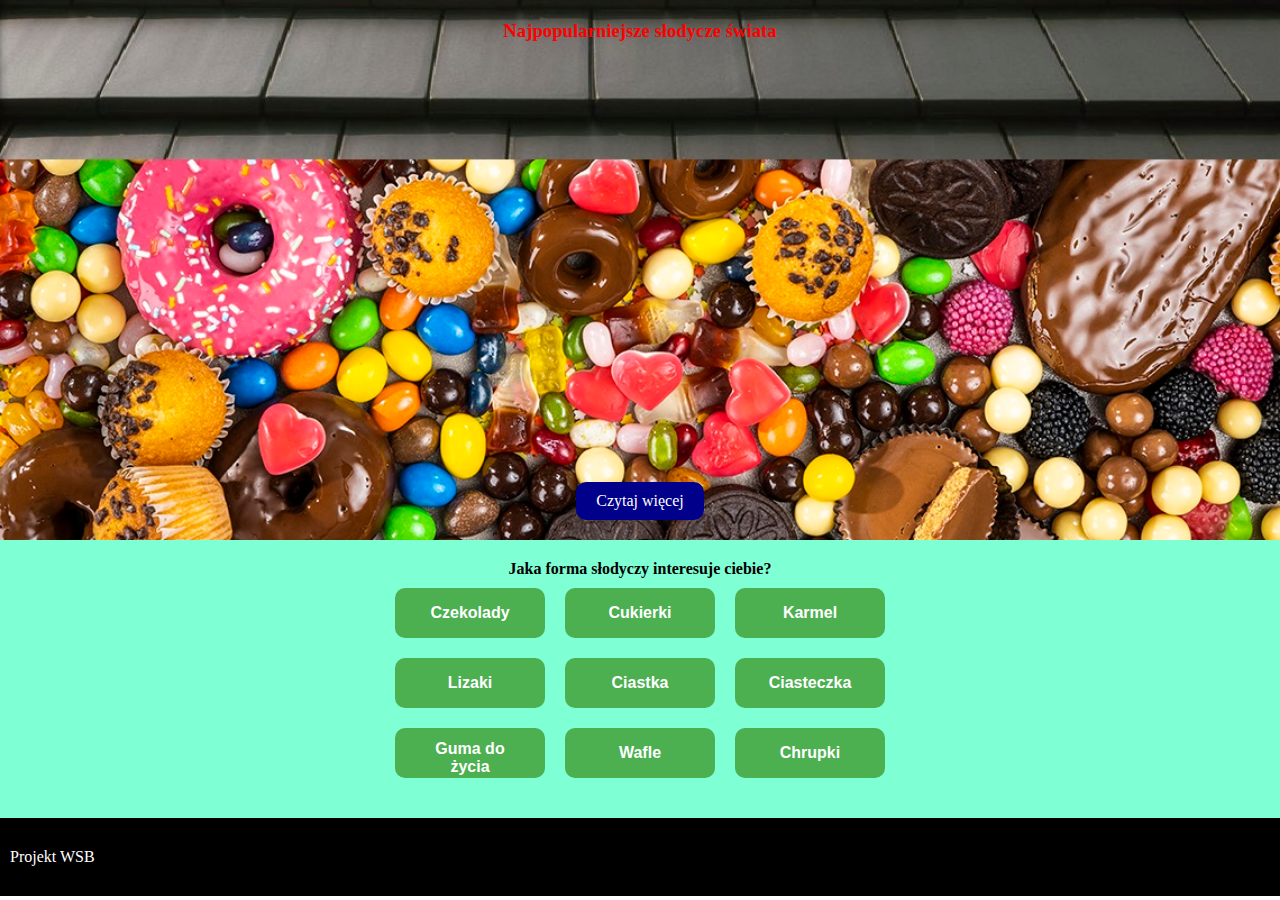
<file: index.html>
<!DOCTYPE html>
<html lang="pl">

<head>

    <meta charset="UTF-8">
    <meta http-equiv="X-UA-Compatible" content="IE=edge">
    <meta name="viewport" content="width=device-width, initial-scale=1.0">
    <title>Najpopularniejsze słodycze świata</title>
    <meta name="theme-color" conten="#d792d9">

    <!-- style css-->
    <link rel="stylesheet" href="style.css">

    <!-- plik manifest-->
    <link rel="manifest" href="manifest.json">

</head>

<body>

    <header class="flex_column_container">
        <div class="text_container">
            <h3><p style="color: red;">Najpopularniejsze słodycze świata</h3></p>
        </div>
        <a href="#main">Czytaj więcej</a>
    </header>

    <main id="main">

        <section class="flex_column_container">
          <h4>Jaka forma słodyczy interesuje ciebie?</h4>
          <div class="all_places">
            <div class="button-container">
                <a href="czekolada.html"><button class="nice-button" >Czekolady</button></a>
                <a href="lizaki.html"><button class="nice-button">Lizaki</button></a>
                <a href="gumadozucia.html"><button class="nice-button">Guma do życia</button></a>
            </div>
            <div class="button-container">
                <a href="cukierki.html"><button class="nice-button">Cukierki</button></a>
                <a href="ciastka.html"><button class="nice-button">Ciastka</button></a>
                <a href="wafle.html"><button class="nice-button">Wafle</button></a>
            </div>
            <div class="button-container">
                <a href="karmel.html"><button class="nice-button">Karmel</button></a>
                <a href="ciasteczka.html"><button class="nice-button">Ciasteczka</button></a>
                <a href="chrupki.html"><button class="nice-button">Chrupki</button></a>
            </div>
          </div>
        </section>

      </main>
      
    <footer>
        <p>Projekt WSB</p>
    </footer>

    <script src="sw.js"></script>

</body>
</html>
</file>
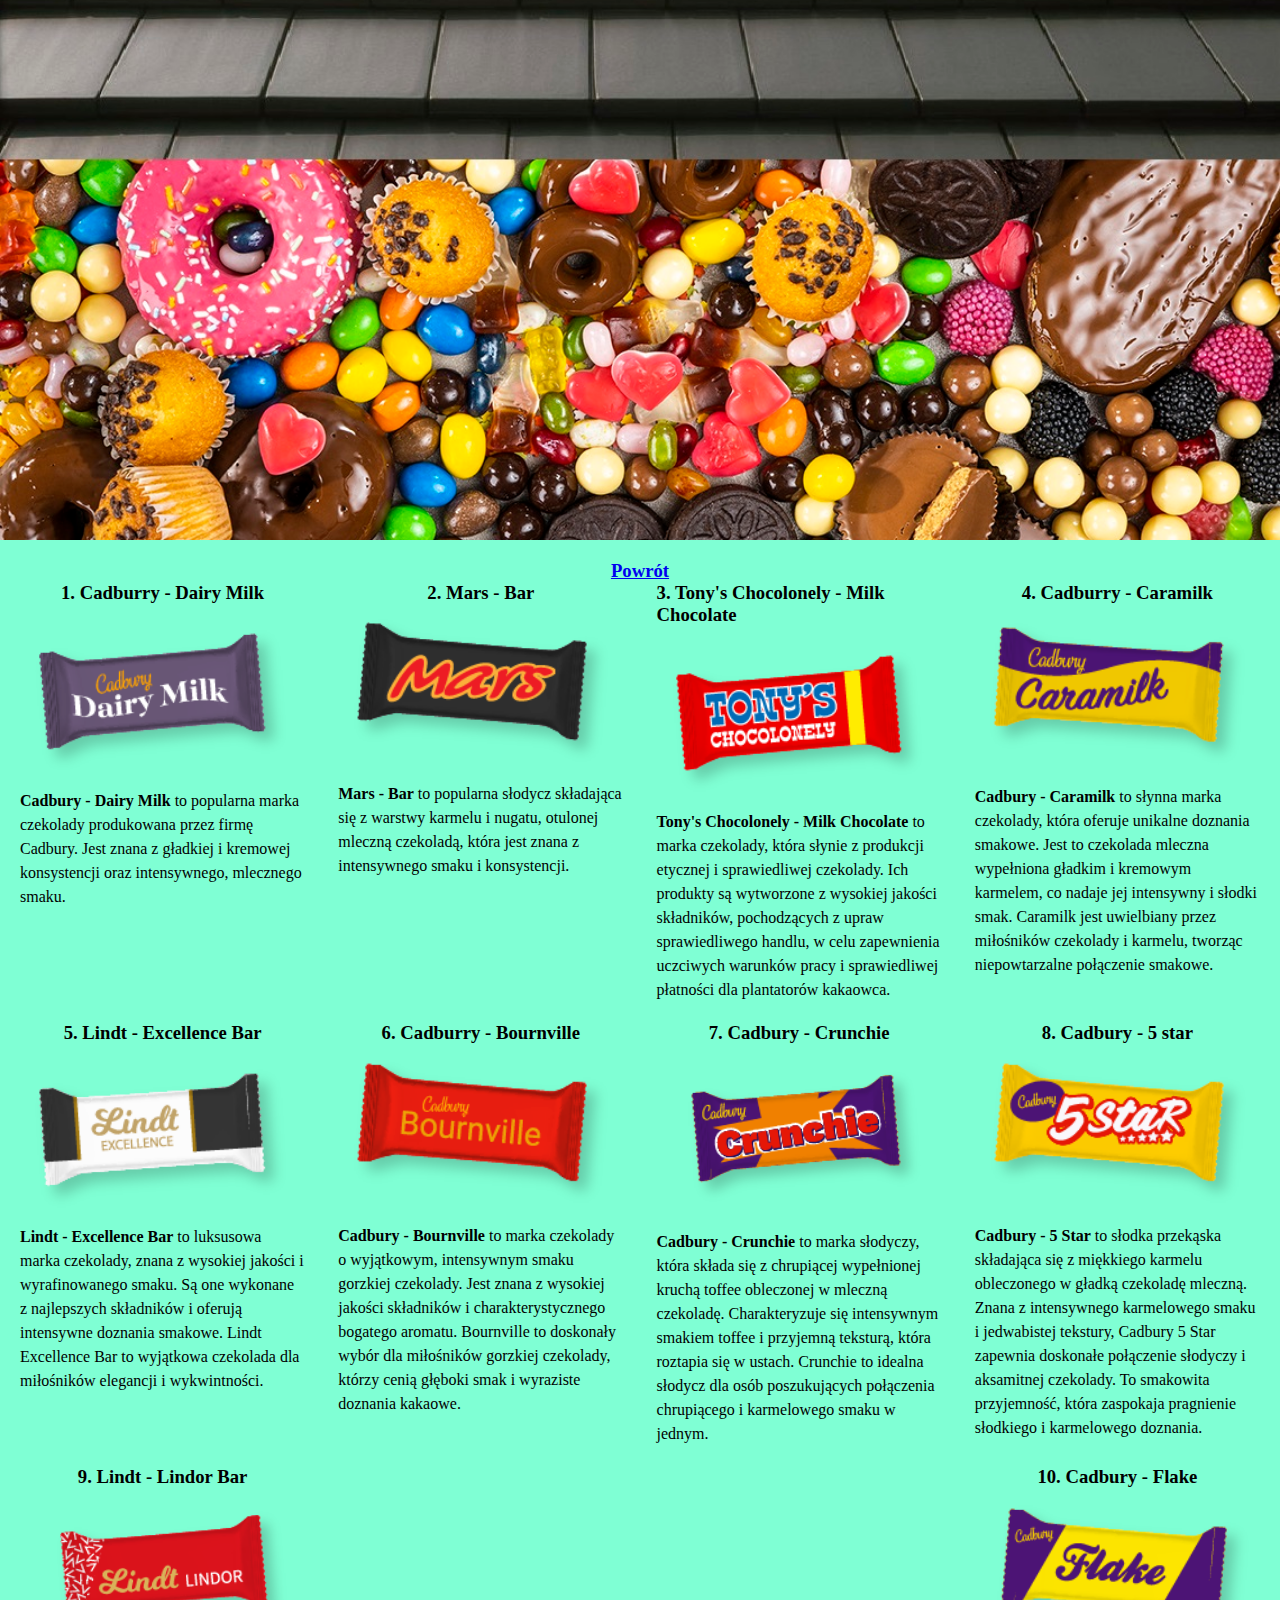
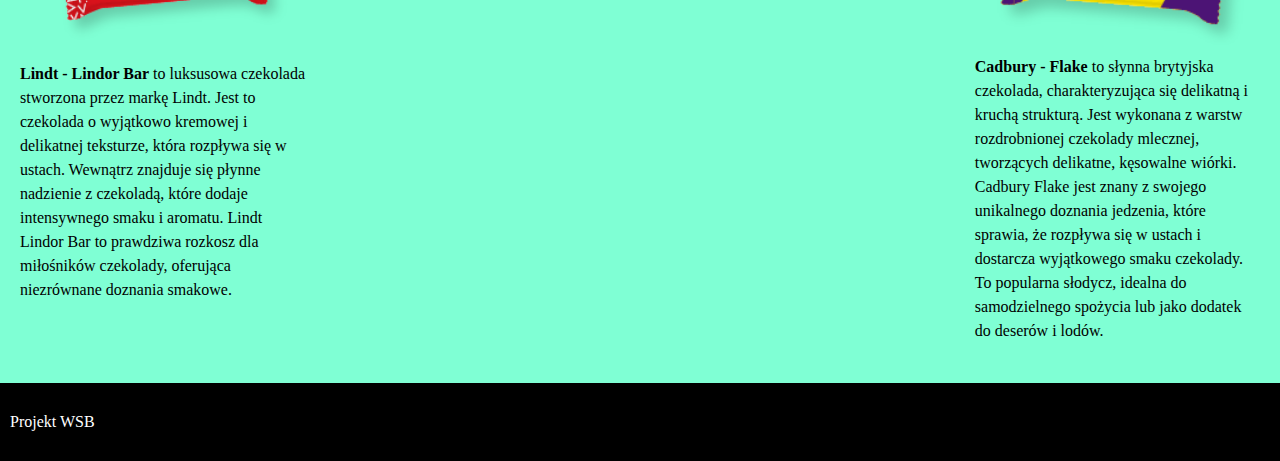
<file: chrupki.html>
<!DOCTYPE html>
<html lang="pl">

<head>

    <meta charset="UTF-8">
    <meta http-equiv="X-UA-Compatible" content="IE=edge">
    <meta name="viewport" content="width=device-width, initial-scale=1.0">
    <title>Najpopularniejsze słodycze świata</title>
    <meta name="theme-color" conten="#d792d9">

    <!-- style css-->
    <link rel="stylesheet" href="style.css">

    <!-- plik manifest-->
    <link rel="manifest" href="manifest.json">

</head>

<body>

    <header class="flex_column_container">
    </header>

    <main id="main">
        <section class="flex_column_container">
            <div class="stylish-block"><a href="index.html" ><h3>Powrót</h3></div></a>
            <div class="all_places">

                <div class="single_place flex_column_container">
                    <div class="stylish-block"><h3>1. Cadburry - Dairy Milk </h3></div>
                    <img src="img/cadbury-dairy-milk.png">
                    <p><b>Cadbury - Dairy Milk</b> to popularna marka czekolady produkowana przez firmę Cadbury.
                         Jest znana z gładkiej i kremowej konsystencji oraz intensywnego, mlecznego smaku.
                    </p>
                </div>

                <div class="single_place flex_column_container">
                    <div class="stylish-block"><h3>2. Mars - Bar</h3></div>
                    <img src="img/mars.png">
                    <p><b>Mars - Bar</b> to popularna słodycz składająca się z warstwy karmelu i nugatu, 
                        otulonej mleczną czekoladą, która jest znana z intensywnego smaku i konsystencji.</p>
                </div>

                <div class="single_place flex_column_container">
                    <div class="stylish-block"><h3>3. Tony's Chocolonely - Milk Chocolate</h3></div>
                    <img src="img/tonys-chocolonely.png">
                    <p><b>Tony's Chocolonely - Milk Chocolate</b> to marka czekolady, która słynie z produkcji etycznej i sprawiedliwej czekolady.
                     Ich produkty są wytworzone z wysokiej jakości składników, pochodzących z upraw sprawiedliwego handlu,
                      w celu zapewnienia uczciwych warunków pracy i sprawiedliwej płatności dla plantatorów kakaowca. </p>
                </div>

                <div class="single_place flex_column_container">
                    <div class="stylish-block"><h3>4. Cadburry - Caramilk </h3></div>
                <img src="img/cadbury-caramilk.png">
                <p><b>Cadbury - Caramilk</b> to słynna marka czekolady, która oferuje unikalne doznania smakowe.
                     Jest to czekolada mleczna wypełniona gładkim i kremowym karmelem, co nadaje jej intensywny i słodki smak. 
                     Caramilk jest uwielbiany przez miłośników czekolady i karmelu, tworząc niepowtarzalne połączenie smakowe. </p>
                </div>

                <div class="single_place flex_column_container">
                    <div class="stylish-block"><h3>5. Lindt - Excellence Bar </h3></div>
                    <img src="img/lindt-excellence.png">
                    <p><b>Lindt - Excellence Bar</b> to luksusowa marka czekolady, znana z wysokiej jakości i wyrafinowanego smaku. 
                        Są one wykonane z najlepszych składników i oferują intensywne doznania smakowe.
                         Lindt Excellence Bar to wyjątkowa czekolada dla miłośników elegancji i wykwintności. </p>
                </div>

                <div class="single_place flex_column_container">
                    <div class="stylish-block"><h3>6. Cadburry - Bournville </h3></div>
                    <img src="img/cadbury-bournville.png">
                    <p><b>Cadbury - Bournville</b> to marka czekolady o wyjątkowym, intensywnym smaku gorzkiej czekolady. 
                        Jest znana z wysokiej jakości składników i charakterystycznego bogatego aromatu. 
                        Bournville to doskonały wybór dla miłośników gorzkiej czekolady, którzy cenią głęboki smak i wyraziste doznania kakaowe. </p>
                </div>

                <div class="single_place flex_column_container">
                    <div class="stylish-block"><h3>7. Cadbury - Crunchie </h3></div>
                    <img src="img/cadbury-crunchie.png">
                    <p><b>Cadbury - Crunchie</b> to marka słodyczy, która składa się z chrupiącej wypełnionej kruchą toffee obleczonej w mleczną czekoladę.
                         Charakteryzuje się intensywnym smakiem toffee i przyjemną teksturą, która roztapia się w ustach.
                         Crunchie to idealna słodycz dla osób poszukujących połączenia chrupiącego i karmelowego smaku w jednym.</p>
                </div>

                <div class="single_place flex_column_container">
                    <div class="stylish-block"><h3>8. Cadbury - 5 star </h3></div>
                    <img src="img/cadbury-5-star.png">
                    <p><b>Cadbury - 5 Star</b> to słodka przekąska składająca się z miękkiego karmelu obleczonego w gładką czekoladę mleczną.
                         Znana z intensywnego karmelowego smaku i jedwabistej tekstury, Cadbury 5 Star zapewnia doskonałe połączenie słodyczy i aksamitnej czekolady.
                         To smakowita przyjemność, która zaspokaja pragnienie słodkiego i karmelowego doznania. </p>
                </div>

                <div class="single_place flex_column_container">
                    <div class="stylish-block"><h3>9. Lindt - Lindor Bar</h3></div>
                    <img src="img/lindt-lindor.png">
                    <p><b>Lindt - Lindor Bar</b> to luksusowa czekolada stworzona przez markę Lindt. 
                        Jest to czekolada o wyjątkowo kremowej i delikatnej teksturze, która rozpływa się w ustach. Wewnątrz znajduje się płynne nadzienie z czekoladą,
                         które dodaje intensywnego smaku i aromatu. 
                        Lindt Lindor Bar to prawdziwa rozkosz dla miłośników czekolady, oferująca niezrównane doznania smakowe. </p>
                </div>

                <div class="single_place flex_column_container">
                    <div class="stylish-block"><h3>10. Cadbury - Flake </h3></div>
                    <img src="img/cadbury-flake.png">
                    <p><b>Cadbury - Flake</b> to słynna brytyjska czekolada, charakteryzująca się delikatną i kruchą strukturą.
                         Jest wykonana z warstw rozdrobnionej czekolady mlecznej, tworzących delikatne, kęsowalne wiórki. Cadbury Flake jest znany z swojego unikalnego doznania jedzenia,
                          które sprawia, że rozpływa się w ustach i dostarcza wyjątkowego smaku czekolady.
                         To popularna słodycz, idealna do samodzielnego spożycia lub jako dodatek do deserów i lodów. </p>
                </div>

            </div>
        </section>
    </main>
      
    <footer>
        <p>Projekt WSB</p>
    </footer>

    <script src="sw.js"></script>

</body>
</html>
</file>
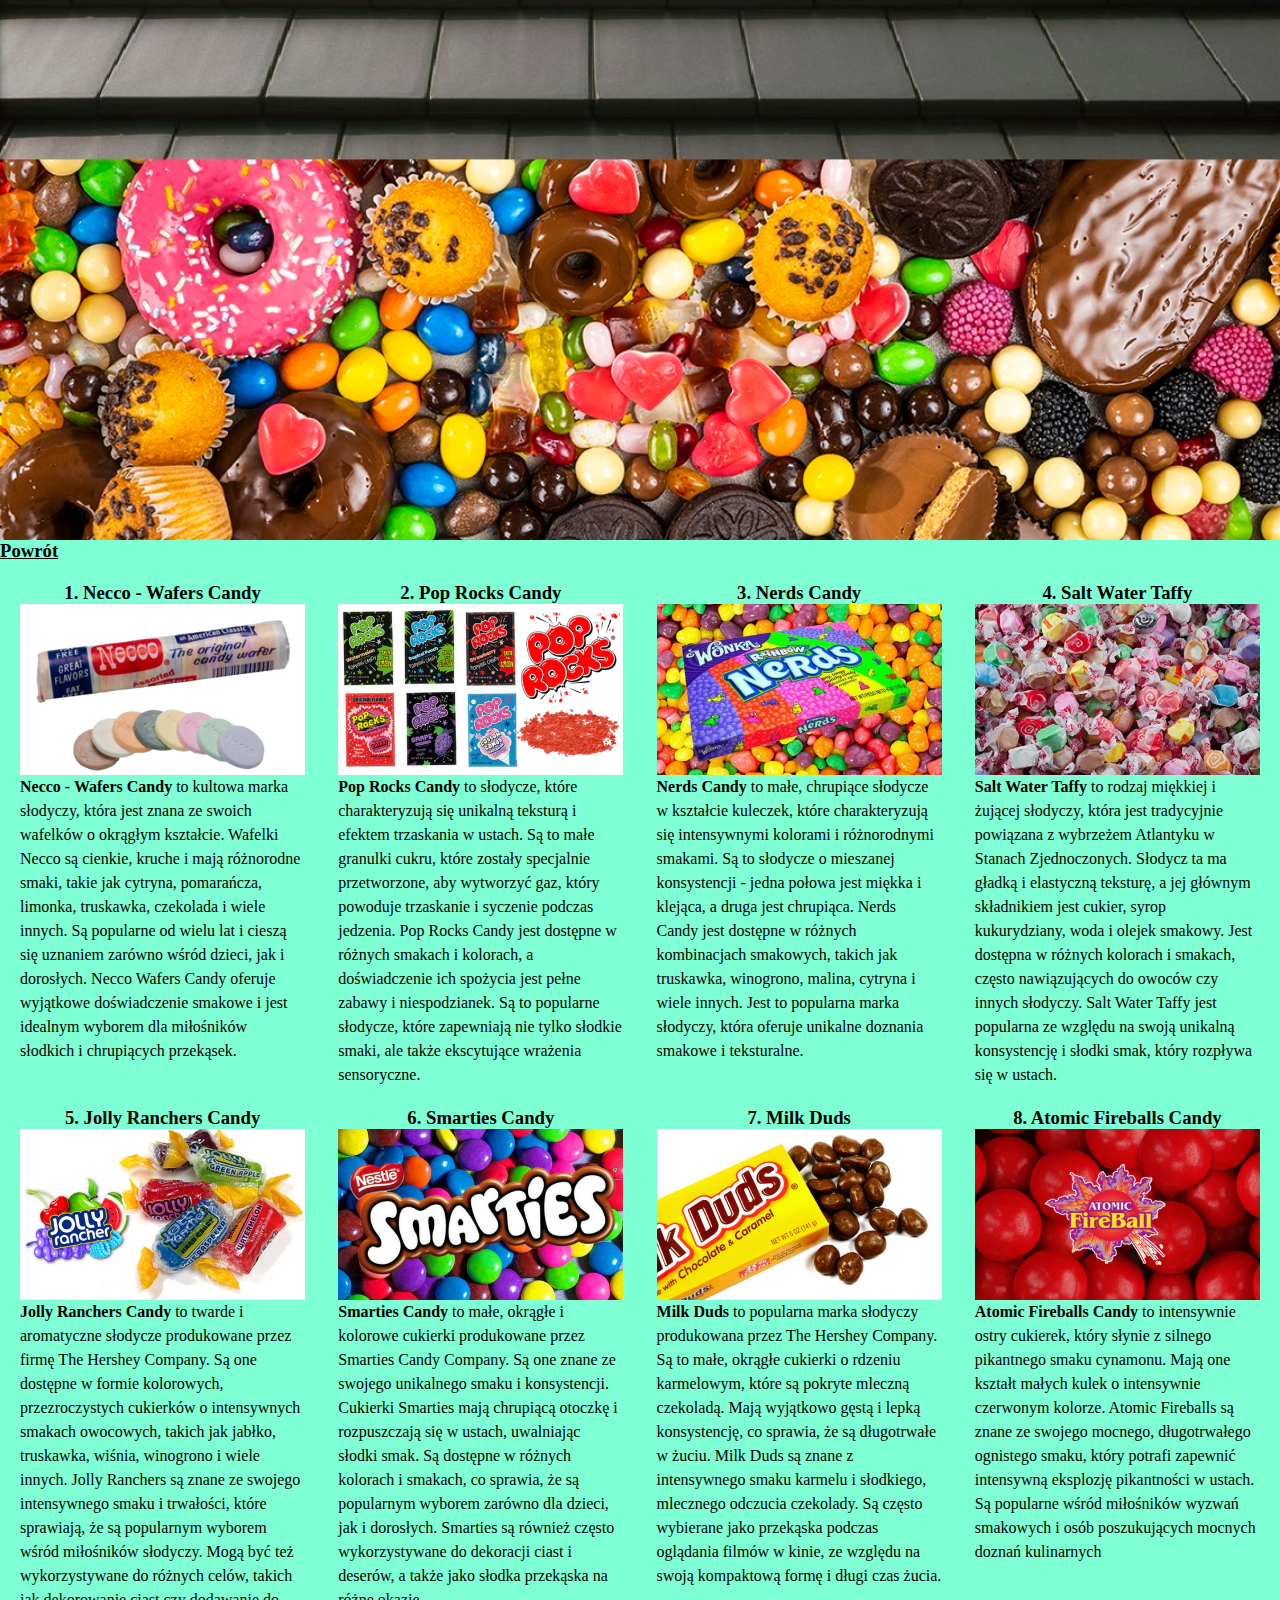
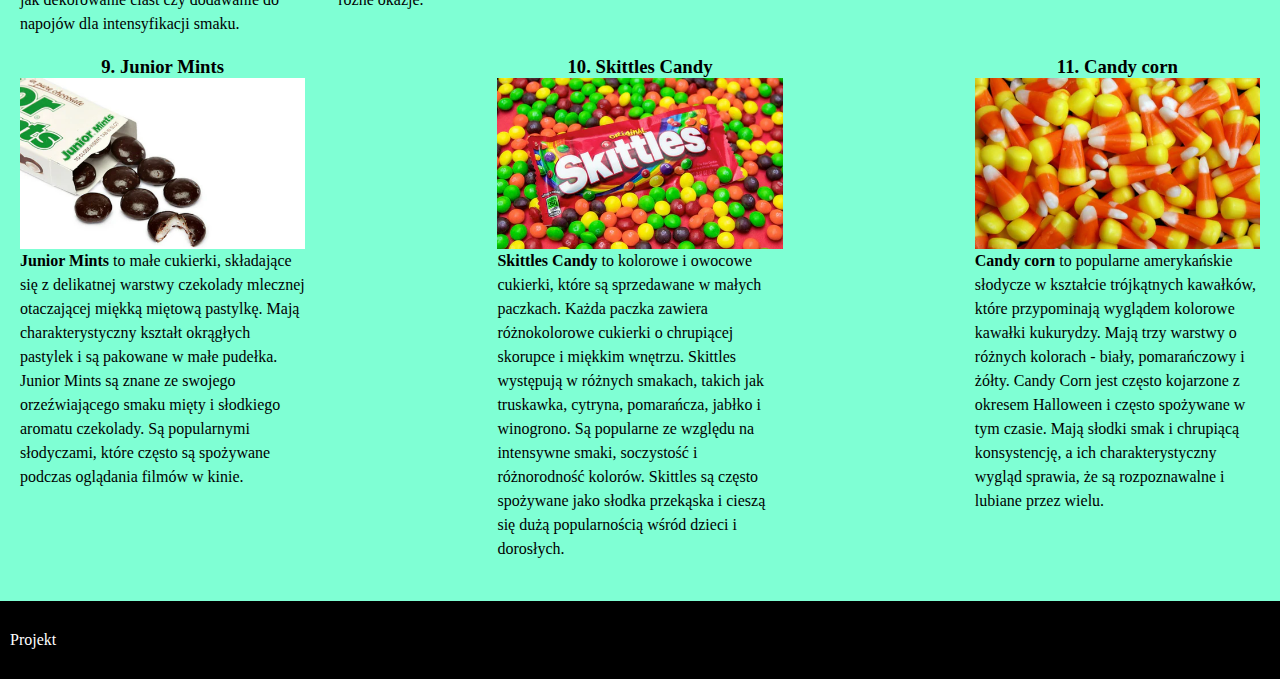
<file: cukierki.html>
<!DOCTYPE html>
<html lang="pl">

<head>

    <meta charset="UTF-8">
    <meta http-equiv="X-UA-Compatible" content="IE=edge">
    <meta name="viewport" content="width=device-width, initial-scale=1.0">
    <title>Najpopularniejsze słodycze świata</title>
    <meta name="theme-color" conten="#d792d9">

    <!-- style css-->
    <link rel="stylesheet" href="style.css">

    <!-- plik manifest-->
    <link rel="manifest" href="manifest.json">

</head>

<body>

    <header class="flex_column_container">
    </header>

    <main id="main">
        <div class = "stylish-block_HM"><a href="index.html" style="color: inherit;"><h3>Powrót</h3></div></a>
        <section class="flex_column_container">
            <div class="all_places">

                <div class="single_place flex_column_container">
                    <div class="stylish-block"><h3>1. Necco - Wafers Candy </h3></div>
                    <img src="img/necco-wafers.webp">
                    <p><b>Necco - Wafers Candy</b> to kultowa marka słodyczy, która jest znana ze swoich wafelków o okrągłym kształcie.
                        Wafelki Necco są cienkie, kruche i mają różnorodne smaki, takie jak cytryna, pomarańcza, limonka, truskawka, czekolada i wiele innych.
                         Są popularne od wielu lat i cieszą się uznaniem zarówno wśród dzieci, jak i dorosłych. 
                       Necco Wafers Candy oferuje wyjątkowe doświadczenie smakowe i jest idealnym wyborem dla miłośników słodkich i chrupiących przekąsek.
                    </p>
                </div>

                <div class="single_place flex_column_container">
                    <div class="stylish-block"><h3>2. Pop Rocks Candy</h3></div>
                    <img src="img/pop-rocks-candy.webp">
                    <p><b>Pop Rocks Candy</b> to słodycze, które charakteryzują się unikalną teksturą i efektem trzaskania w ustach. 
                        Są to małe granulki cukru, które zostały specjalnie przetworzone, aby wytworzyć gaz, który powoduje trzaskanie i syczenie podczas jedzenia.
                         Pop Rocks Candy jest dostępne w różnych smakach i kolorach, a doświadczenie ich spożycia jest pełne zabawy i niespodzianek.
                         Są to popularne słodycze, które zapewniają nie tylko słodkie smaki, ale także ekscytujące wrażenia sensoryczne.</p>
                </div>

                <div class="single_place flex_column_container">
                    <div class="stylish-block"><h3>3. Nerds Candy</h3></div>
                    <img src="img/Nerds Candy.webp">
                    <p><b>Nerds Candy</b> to małe, chrupiące słodycze w kształcie kuleczek, które charakteryzują się intensywnymi kolorami i różnorodnymi smakami.
                        Są to słodycze o mieszanej konsystencji - jedna połowa jest miękka i klejąca, a druga jest chrupiąca. 
                        Nerds Candy jest dostępne w różnych kombinacjach smakowych, takich jak truskawka, winogrono, malina, cytryna i wiele innych. 
                       Jest to popularna marka słodyczy, która oferuje unikalne doznania smakowe i teksturalne. </p>
                </div>

                <div class="single_place flex_column_container">
                    <div class="stylish-block"><h3>4. Salt Water Taffy</h3></div>
                <img src="img/Salt Water Taffy.webp">
                <p><b>Salt Water Taffy</b> to rodzaj miękkiej i żującej słodyczy, która jest tradycyjnie powiązana z wybrzeżem Atlantyku w Stanach Zjednoczonych. 
                    Słodycz ta ma gładką i elastyczną teksturę, a jej głównym składnikiem jest cukier, syrop kukurydziany, woda i olejek smakowy. 
                    Jest dostępna w różnych kolorach i smakach, często nawiązujących do owoców czy innych słodyczy. 
                    Salt Water Taffy jest popularna ze względu na swoją unikalną konsystencję i słodki smak, który rozpływa się w ustach. </p>
                </div>

                <div class="single_place flex_column_container">
                    <div class="stylish-block"><h3>5. Jolly Ranchers Candy </h3></div>
                    <img src="img/Jolly Ranchers Candy.webp">
                    <p><b>Jolly Ranchers Candy</b>  to twarde i aromatyczne słodycze produkowane przez firmę The Hershey Company. 
                        Są one dostępne w formie kolorowych, przezroczystych cukierków o intensywnych smakach owocowych, takich jak jabłko, truskawka, wiśnia, winogrono i wiele innych.
                         Jolly Ranchers są znane ze swojego intensywnego smaku i trwałości, które sprawiają, że są popularnym wyborem wśród miłośników słodyczy. 
                        Mogą być też wykorzystywane do różnych celów, takich jak dekorowanie ciast czy dodawanie do napojów dla intensyfikacji smaku. </p>
                </div>

                <div class="single_place flex_column_container">
                    <div class="stylish-block"><h3>6. Smarties Candy </h3></div>
                    <img src="img/Smarties Candy.webp">
                    <p><b>Smarties Candy</b> to małe, okrągłe i kolorowe cukierki produkowane przez Smarties Candy Company. Są one znane ze swojego unikalnego smaku i konsystencji. 
                        Cukierki Smarties mają chrupiącą otoczkę i rozpuszczają się w ustach, uwalniając słodki smak.
                         Są dostępne w różnych kolorach i smakach, co sprawia, że są popularnym wyborem zarówno dla dzieci, jak i dorosłych.
                         Smarties są również często wykorzystywane do dekoracji ciast i deserów, a także jako słodka przekąska na różne okazje. </p>
                </div>

                <div class="single_place flex_column_container">
                    <div class="stylish-block"><h3>7. Milk Duds</h3></div>
                    <img src="img/Milk Duds.webp">
                    <p><b>Milk Duds</b> to popularna marka słodyczy produkowana przez The Hershey Company. 
                        Są to małe, okrągłe cukierki o rdzeniu karmelowym, które są pokryte mleczną czekoladą. 
                        Mają wyjątkowo gęstą i lepką konsystencję, co sprawia, że są długotrwałe w żuciu. Milk Duds są znane z intensywnego smaku karmelu i słodkiego, mlecznego odczucia czekolady.
                         Są często wybierane jako przekąska podczas oglądania filmów w kinie, ze względu na swoją kompaktową formę i długi czas żucia.</p>
                </div>

                <div class="single_place flex_column_container">
                    <div class="stylish-block"><h3>8. Atomic Fireballs Candy </h3></div>
                    <img src="img/Atomic Fireballs Candy.webp">
                    <p><b>Atomic Fireballs Candy</b>  to intensywnie ostry cukierek, który słynie z silnego pikantnego smaku cynamonu. 
                        Mają one kształt małych kulek o intensywnie czerwonym kolorze.
                         Atomic Fireballs są znane ze swojego mocnego, długotrwałego ognistego smaku, który potrafi zapewnić intensywną eksplozję pikantności w ustach.
                         Są popularne wśród miłośników wyzwań smakowych i osób poszukujących mocnych doznań kulinarnych </p>
                </div>

                <div class="single_place flex_column_container">
                    <div class="stylish-block"><h3>9. Junior Mints</h3></div>
                    <img src="img/Junior Mints.webp">
                    <p><b>Junior Mints</b> to małe cukierki, składające się z delikatnej warstwy czekolady mlecznej otaczającej miękką miętową pastylkę. 
                        Mają charakterystyczny kształt okrągłych pastylek i są pakowane w małe pudełka. 
                        Junior Mints są znane ze swojego orzeźwiającego smaku mięty i słodkiego aromatu czekolady.
                         Są popularnymi słodyczami, które często są spożywane podczas oglądania filmów w kinie. </p>
                </div>

                <div class="single_place flex_column_container">
                    <div class="stylish-block"><h3>10. Skittles Candy </h3></div>
                    <img src="img/Skittles Candy.webp">
                    <p><b>Skittles Candy</b>  to kolorowe i owocowe cukierki, które są sprzedawane w małych paczkach.
                         Każda paczka zawiera różnokolorowe cukierki o chrupiącej skorupce i miękkim wnętrzu.
                          Skittles występują w różnych smakach, takich jak truskawka, cytryna, pomarańcza, jabłko i winogrono.
                           Są popularne ze względu na intensywne smaki, soczystość i różnorodność kolorów. 
                        Skittles są często spożywane jako słodka przekąska i cieszą się dużą popularnością wśród dzieci i dorosłych. </p>
                
                </div>

                <div class="single_place flex_column_container">
                    <div class="stylish-block"><h3>11. Candy corn </h3></div>
                    <img src="img/candy corn.webp">
                    <p><b>Candy corn</b>  to popularne amerykańskie słodycze w kształcie trójkątnych kawałków, które przypominają wyglądem kolorowe kawałki kukurydzy.
                         Mają trzy warstwy o różnych kolorach - biały, pomarańczowy i żółty. Candy Corn jest często kojarzone z okresem Halloween i często spożywane w tym czasie. 
                        Mają słodki smak i chrupiącą konsystencję, a ich charakterystyczny wygląd sprawia, że są rozpoznawalne i lubiane przez wielu.</p>

            </div>
        </section>
    </main>
      
    <footer>
        <p>Projekt</p>
    </footer>

    <script src="sw.js"></script>

</body>
</html>
</file>
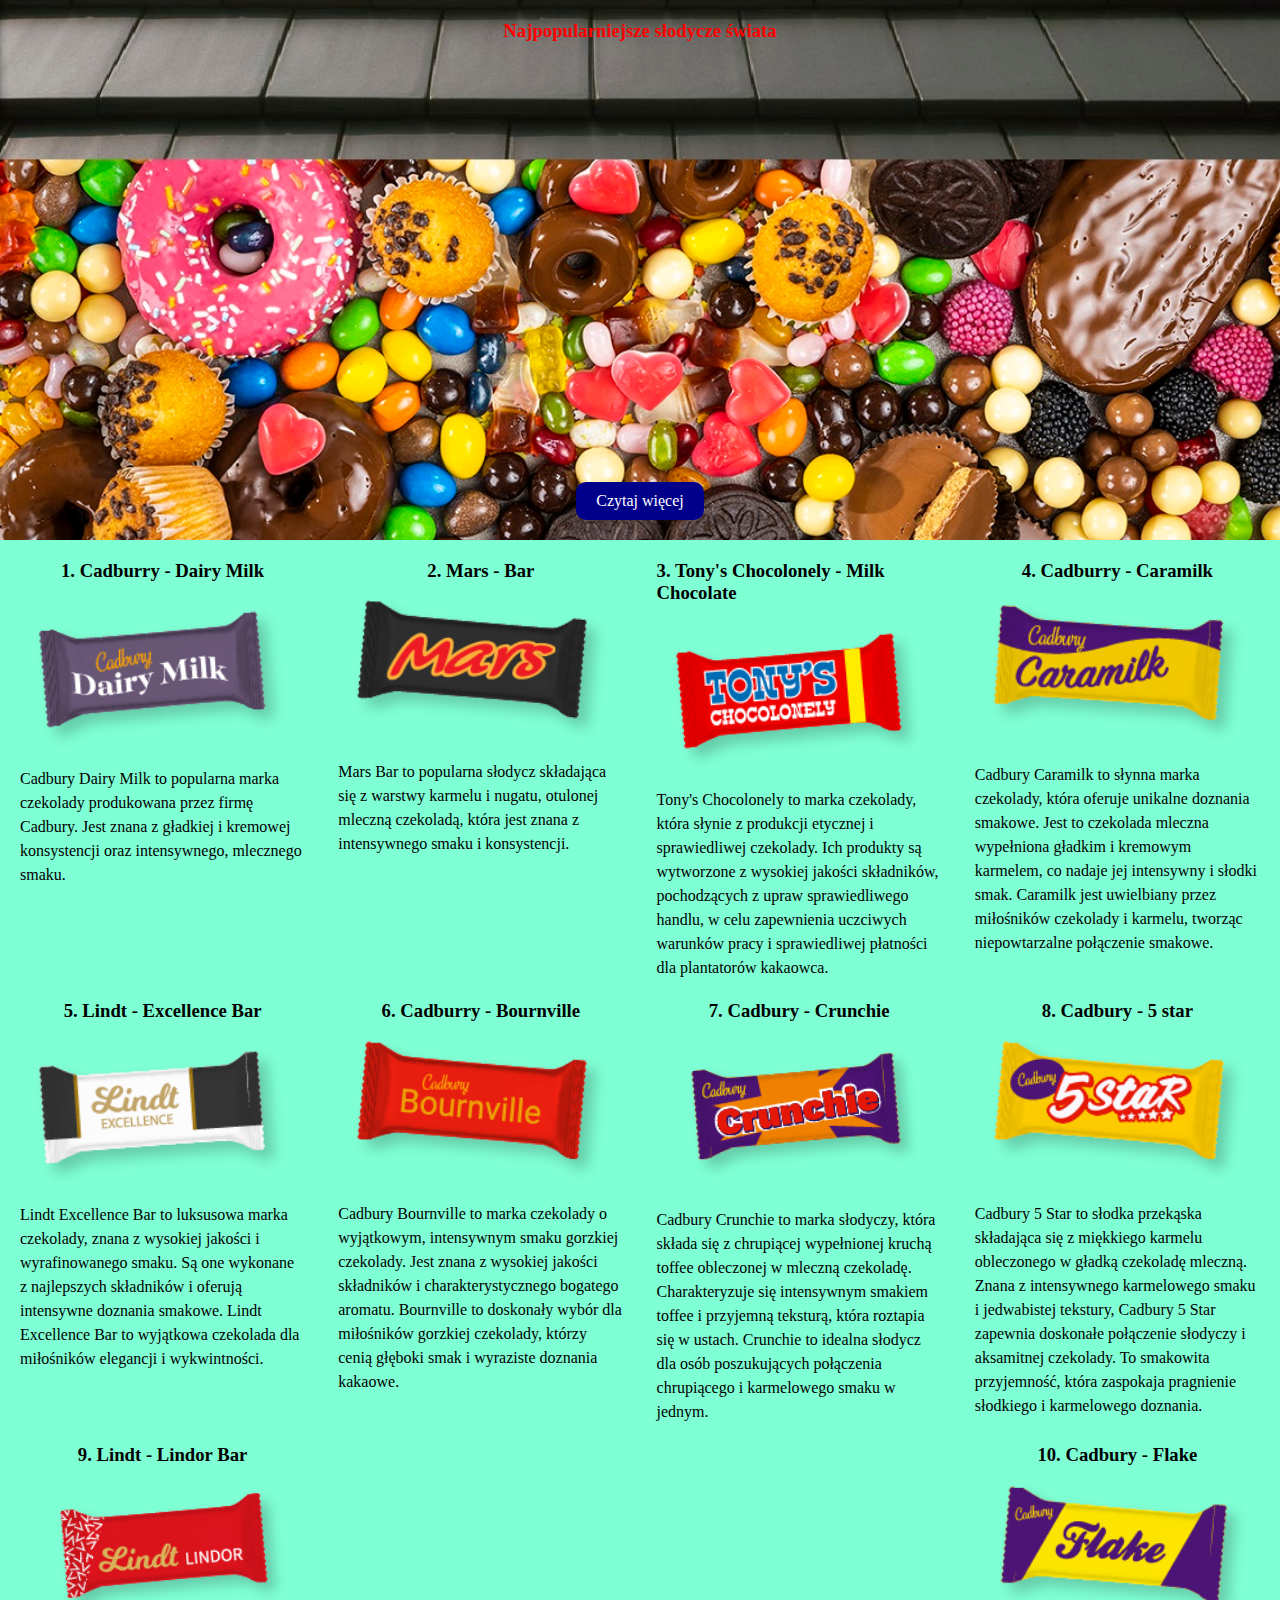
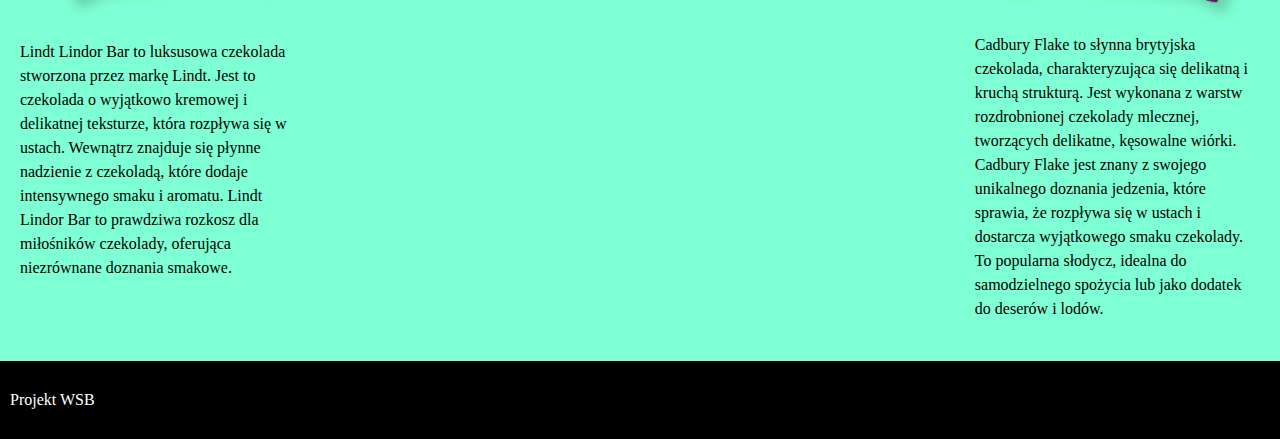
<file: czekolada.html>
<!DOCTYPE html>
<html lang="pl">

<head>

    <meta charset="UTF-8">
    <meta http-equiv="X-UA-Compatible" content="IE=edge">
    <meta name="viewport" content="width=device-width, initial-scale=1.0">
    <title>Najpopularniejsze słodycze świata</title>
    <meta name="theme-color" conten="#d792d9">

    <!-- style css-->
    <link rel="stylesheet" href="style.css">

    <!-- plik manifest-->
    <link rel="manifest" href="manifest.json">

</head>

<body>

    <header class="flex_column_container">
        <div class="text_container">
            <h3><p style="color: red;">Najpopularniejsze słodycze świata</h3></p>
        </div>
        <a href="#main">Czytaj więcej</a>
    </header>

    <main id="main">
        <section class="flex_column_container">
            <div class="all_places">

                <div class="single_place flex_column_container">
                    <div class="stylish-block"><h3>1. Cadburry - Dairy Milk </h3></div>
                    <img src="img/cadbury-dairy-milk.png">
                    <p>Cadbury Dairy Milk to popularna marka czekolady produkowana przez firmę Cadbury.
                         Jest znana z gładkiej i kremowej konsystencji oraz intensywnego, mlecznego smaku.
                    </p>
                </div>

                <div class="single_place flex_column_container">
                    <div class="stylish-block"><h3>2. Mars - Bar</h3></div>
                    <img src="img/mars.png">
                    <p>Mars Bar to popularna słodycz składająca się z warstwy karmelu i nugatu, 
                        otulonej mleczną czekoladą, która jest znana z intensywnego smaku i konsystencji.</p>
                </div>

                <div class="single_place flex_column_container">
                    <div class="stylish-block"><h3>3. Tony's Chocolonely - Milk Chocolate</h3></div>
                    <img src="img/tonys-chocolonely.png">
                    <p>Tony's Chocolonely to marka czekolady, która słynie z produkcji etycznej i sprawiedliwej czekolady.
                     Ich produkty są wytworzone z wysokiej jakości składników, pochodzących z upraw sprawiedliwego handlu,
                      w celu zapewnienia uczciwych warunków pracy i sprawiedliwej płatności dla plantatorów kakaowca. </p>
                </div>

                <div class="single_place flex_column_container">
                    <div class="stylish-block"><h3>4. Cadburry - Caramilk </h3></div>
                <img src="img/cadbury-caramilk.png">
                <p>Cadbury Caramilk to słynna marka czekolady, która oferuje unikalne doznania smakowe.
                     Jest to czekolada mleczna wypełniona gładkim i kremowym karmelem, co nadaje jej intensywny i słodki smak. 
                     Caramilk jest uwielbiany przez miłośników czekolady i karmelu, tworząc niepowtarzalne połączenie smakowe. </p>
                </div>

                <div class="single_place flex_column_container">
                    <div class="stylish-block"><h3>5. Lindt - Excellence Bar </h3></div>
                    <img src="img/lindt-excellence.png">
                    <p>Lindt Excellence Bar to luksusowa marka czekolady, znana z wysokiej jakości i wyrafinowanego smaku. 
                        Są one wykonane z najlepszych składników i oferują intensywne doznania smakowe.
                         Lindt Excellence Bar to wyjątkowa czekolada dla miłośników elegancji i wykwintności. </p>
                </div>

                <div class="single_place flex_column_container">
                    <div class="stylish-block"><h3>6. Cadburry - Bournville </h3></div>
                    <img src="img/cadbury-bournville.png">
                    <p>Cadbury Bournville to marka czekolady o wyjątkowym, intensywnym smaku gorzkiej czekolady. 
                        Jest znana z wysokiej jakości składników i charakterystycznego bogatego aromatu. 
                        Bournville to doskonały wybór dla miłośników gorzkiej czekolady, którzy cenią głęboki smak i wyraziste doznania kakaowe. </p>
                </div>

                <div class="single_place flex_column_container">
                    <div class="stylish-block"><h3>7. Cadbury - Crunchie </h3></div>
                    <img src="img/cadbury-crunchie.png">
                    <p>Cadbury Crunchie to marka słodyczy, która składa się z chrupiącej wypełnionej kruchą toffee obleczonej w mleczną czekoladę.
                         Charakteryzuje się intensywnym smakiem toffee i przyjemną teksturą, która roztapia się w ustach.
                         Crunchie to idealna słodycz dla osób poszukujących połączenia chrupiącego i karmelowego smaku w jednym.</p>
                </div>

                <div class="single_place flex_column_container">
                    <div class="stylish-block"><h3>8. Cadbury - 5 star </h3></div>
                    <img src="img/cadbury-5-star.png">
                    <p>Cadbury 5 Star to słodka przekąska składająca się z miękkiego karmelu obleczonego w gładką czekoladę mleczną.
                         Znana z intensywnego karmelowego smaku i jedwabistej tekstury, Cadbury 5 Star zapewnia doskonałe połączenie słodyczy i aksamitnej czekolady.
                         To smakowita przyjemność, która zaspokaja pragnienie słodkiego i karmelowego doznania. </p>
                </div>

                <div class="single_place flex_column_container">
                    <div class="stylish-block"><h3>9. Lindt - Lindor Bar</h3></div>
                    <img src="img/lindt-lindor.png">
                    <p>Lindt Lindor Bar to luksusowa czekolada stworzona przez markę Lindt. 
                        Jest to czekolada o wyjątkowo kremowej i delikatnej teksturze, która rozpływa się w ustach. Wewnątrz znajduje się płynne nadzienie z czekoladą,
                         które dodaje intensywnego smaku i aromatu. 
                        Lindt Lindor Bar to prawdziwa rozkosz dla miłośników czekolady, oferująca niezrównane doznania smakowe. </p>
                </div>

                <div class="single_place flex_column_container">
                    <div class="stylish-block"><h3>10. Cadbury - Flake </h3></div>
                    <img src="img/cadbury-flake.png">
                    <p>Cadbury Flake to słynna brytyjska czekolada, charakteryzująca się delikatną i kruchą strukturą.
                         Jest wykonana z warstw rozdrobnionej czekolady mlecznej, tworzących delikatne, kęsowalne wiórki. Cadbury Flake jest znany z swojego unikalnego doznania jedzenia,
                          które sprawia, że rozpływa się w ustach i dostarcza wyjątkowego smaku czekolady.
                         To popularna słodycz, idealna do samodzielnego spożycia lub jako dodatek do deserów i lodów. </p>
                </div>

            </div>
        </section>
    </main>
      
    <footer>
        <p>Projekt WSB</p>
    </footer>

    <script src="sw.js"></script>

</body>
</html>
</file>
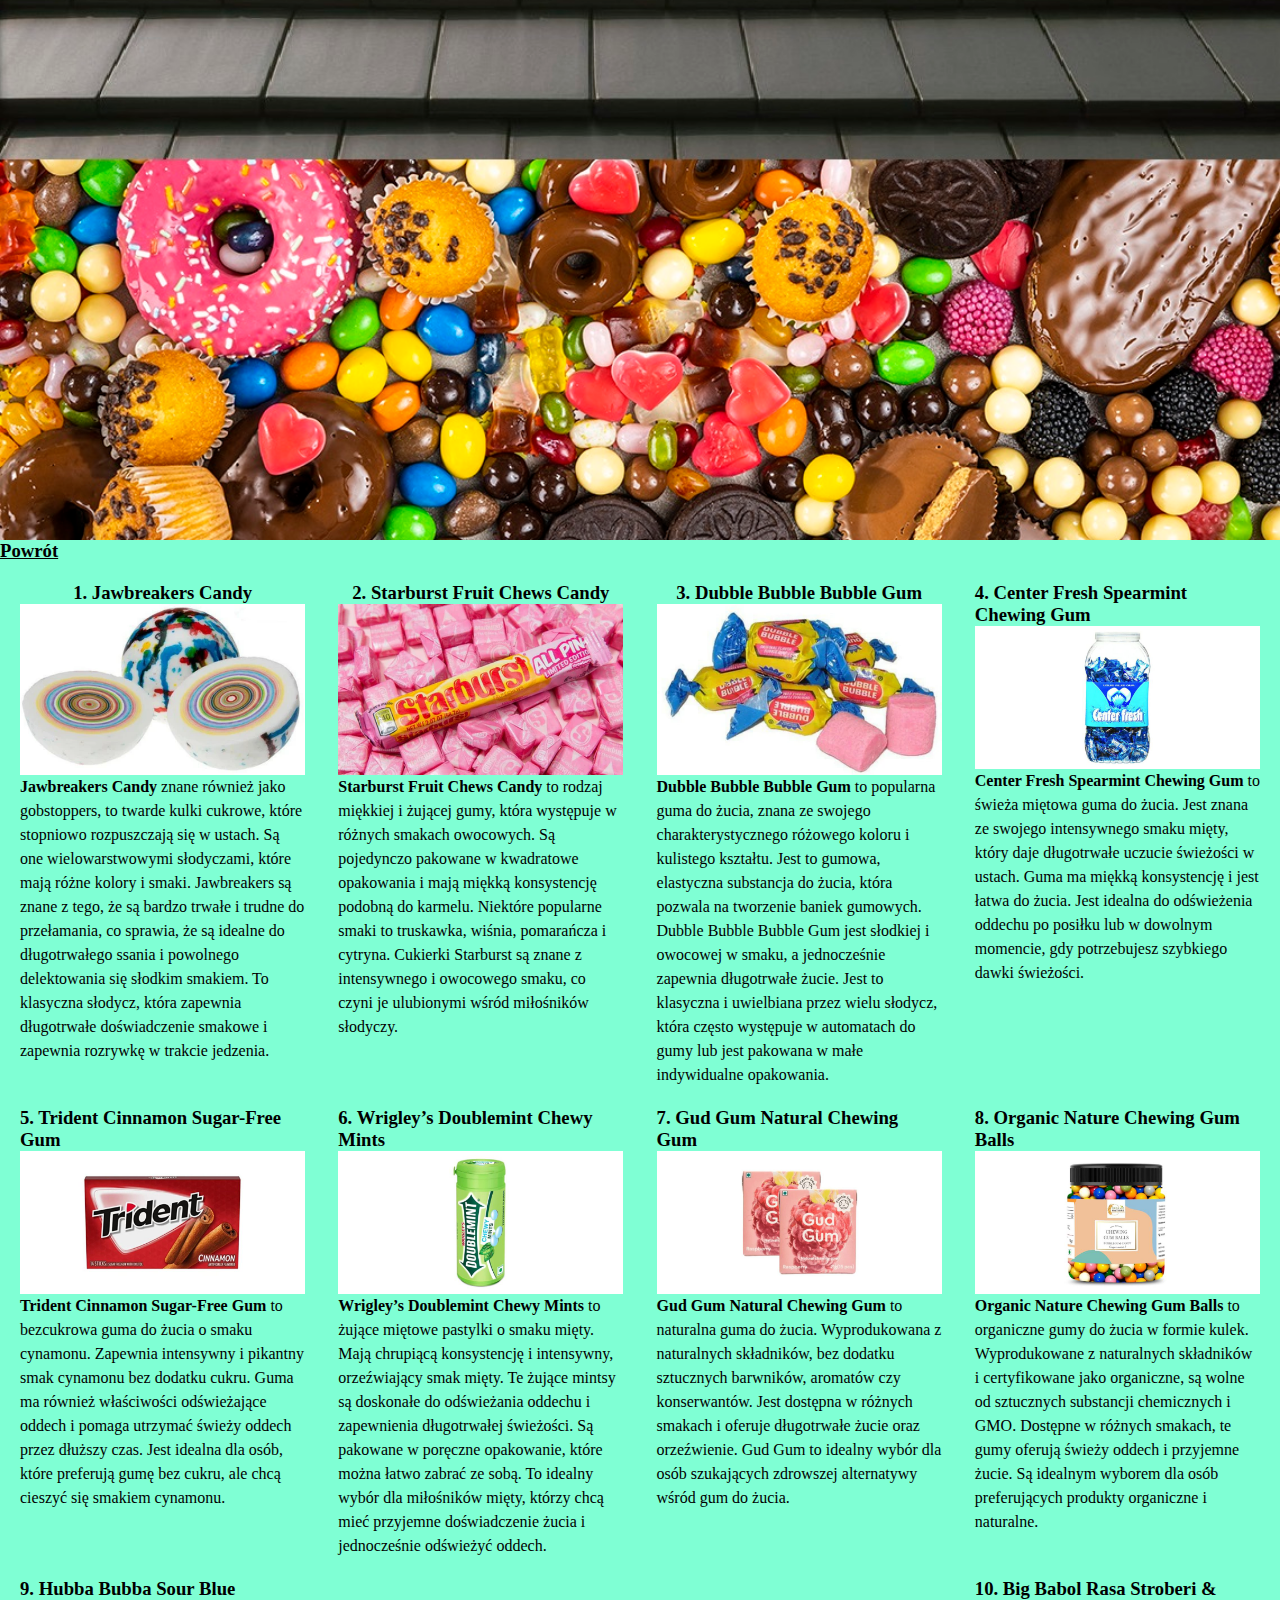
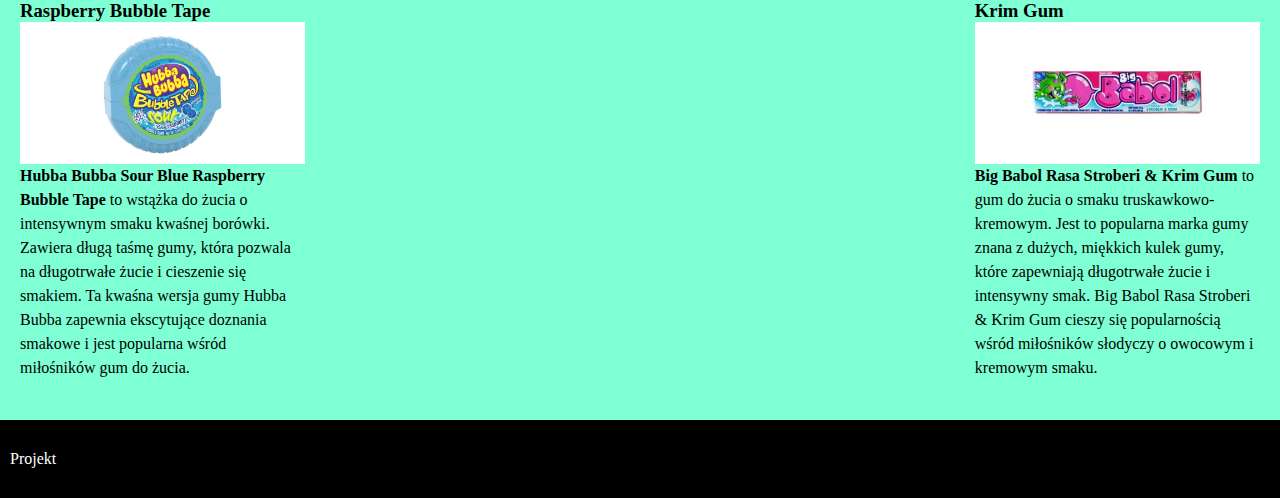
<file: gumadozucia.html>
<!DOCTYPE html>
<html lang="pl">

<head>

    <meta charset="UTF-8">
    <meta http-equiv="X-UA-Compatible" content="IE=edge">
    <meta name="viewport" content="width=device-width, initial-scale=1.0">
    <title>Najpopularniejsze słodycze świata</title>
    <meta name="theme-color" conten="#d792d9">

    <!-- style css-->
    <link rel="stylesheet" href="style.css">

    <!-- plik manifest-->
    <link rel="manifest" href="manifest.json">

</head>

<body>

    <header class="flex_column_container">
    </header>

    <main id="main">
        <div class = "stylish-block_HM"><a href="index.html" style="color: inherit;"><h3>Powrót</h3></div></a>
        <section class="flex_column_container">
            <div class="all_places">

                <div class="single_place flex_column_container">
                    <div class="stylish-block"><h3>1. Jawbreakers Candy </h3></div>
                    <img src="img/Jawbreakers Candy.webp">
                    <p><b>Jawbreakers Candy</b> znane również jako gobstoppers, to twarde kulki cukrowe, które stopniowo rozpuszczają się w ustach. 
                        Są one wielowarstwowymi słodyczami, które mają różne kolory i smaki.
                         Jawbreakers są znane z tego, że są bardzo trwałe i trudne do przełamania,
                          co sprawia, że są idealne do długotrwałego ssania i powolnego delektowania się słodkim smakiem.
                         To klasyczna słodycz, która zapewnia długotrwałe doświadczenie smakowe i zapewnia rozrywkę w trakcie jedzenia.
                    </p>
                </div>

                <div class="single_place flex_column_container">
                    <div class="stylish-block"><h3>2. Starburst Fruit Chews Candy</h3></div>
                    <img src="img/Starburst Fruit Chews Candy.webp">
                    <p><b>Starburst Fruit Chews Candy</b> to rodzaj miękkiej i żującej gumy, która występuje w różnych smakach owocowych.
                         Są pojedynczo pakowane w kwadratowe opakowania i mają miękką konsystencję podobną do karmelu.
                          Niektóre popularne smaki to truskawka, wiśnia, pomarańcza i cytryna. 
                        Cukierki Starburst są znane z intensywnego i owocowego smaku, co czyni je ulubionymi wśród miłośników słodyczy.</p>
                </div>

                <div class="single_place flex_column_container">
                    <div class="stylish-block"><h3>3. Dubble Bubble Bubble Gum</h3></div>
                    <img src="img/Dubble Bubble Bubble Gum.webp">
                    <p><b>Dubble Bubble Bubble Gum</b> to popularna guma do żucia, znana ze swojego charakterystycznego różowego koloru i kulistego kształtu.
                         Jest to gumowa, elastyczna substancja do żucia, która pozwala na tworzenie baniek gumowych.
                          Dubble Bubble Bubble Gum jest słodkiej i owocowej w smaku, a jednocześnie zapewnia długotrwałe żucie.
                         Jest to klasyczna i uwielbiana przez wielu słodycz, która często występuje w automatach do gumy lub jest pakowana w małe indywidualne opakowania.</p>
                </div>

                <div class="single_place flex_column_container">
                    <div class="stylish-block"><h3>4. Center Fresh Spearmint Chewing Gum </h3></div>
                <img src="img/Center Fresh Spearmint Chewing Gum.jpg">
                <p><b>Center Fresh Spearmint Chewing Gum</b> to świeża miętowa guma do żucia. 
                    Jest znana ze swojego intensywnego smaku mięty, który daje długotrwałe uczucie świeżości w ustach. 
                    Guma ma miękką konsystencję i jest łatwa do żucia. 
                    Jest idealna do odświeżenia oddechu po posiłku lub w dowolnym momencie, gdy potrzebujesz szybkiego dawki świeżości.</p>
                </div>

                <div class="single_place flex_column_container">
                    <div class="stylish-block"><h3>5. Trident Cinnamon Sugar-Free Gum </h3></div>
                    <img src="img/Trident Cinnamon Sugar-Free Gum.jpg">
                    <p><b>Trident Cinnamon Sugar-Free Gum</b> to bezcukrowa guma do żucia o smaku cynamonu.
                         Zapewnia intensywny i pikantny smak cynamonu bez dodatku cukru. 
                         Guma ma również właściwości odświeżające oddech i pomaga utrzymać świeży oddech przez dłuższy czas.
                         Jest idealna dla osób, które preferują gumę bez cukru, ale chcą cieszyć się smakiem cynamonu. </p>
                </div>

                <div class="single_place flex_column_container">
                    <div class="stylish-block"><h3>6. Wrigley’s Doublemint Chewy Mints </h3></div>
                    <img src="img/Wrigley’s Doublemint Chewy Mints.jpg">
                    <p><b>Wrigley’s Doublemint Chewy Mints</b> to żujące miętowe pastylki o smaku mięty. 
                        Mają chrupiącą konsystencję i intensywny, orzeźwiający smak mięty.
                         Te żujące mintsy są doskonałe do odświeżania oddechu i zapewnienia długotrwałej świeżości. Są pakowane w poręczne opakowanie, które można łatwo zabrać ze sobą.
                         To idealny wybór dla miłośników mięty, którzy chcą mieć przyjemne doświadczenie żucia i jednocześnie odświeżyć oddech. </p>
                </div>

                <div class="single_place flex_column_container">
                    <div class="stylish-block"><h3>7. Gud Gum Natural Chewing Gum </h3></div>
                    <img src="img/Gud Gum Natural Chewing Gum.jpg">
                    <p><b>Gud Gum Natural Chewing Gum</b>  to naturalna guma do żucia. 
                        Wyprodukowana z naturalnych składników, bez dodatku sztucznych barwników, aromatów czy konserwantów. 
                        Jest dostępna w różnych smakach i oferuje długotrwałe żucie oraz orzeźwienie. 
                        Gud Gum to idealny wybór dla osób szukających zdrowszej alternatywy wśród gum do żucia.</p>
                </div>

                <div class="single_place flex_column_container">
                    <div class="stylish-block"><h3>8. Organic Nature Chewing Gum Balls </h3></div>
                    <img src="img/Organic Nature Chewing Gum Balls.jpg">
                    <p><b>Organic Nature Chewing Gum Balls</b> to organiczne gumy do żucia w formie kulek.
                         Wyprodukowane z naturalnych składników i certyfikowane jako organiczne, są wolne od sztucznych substancji chemicznych i GMO. 
                        Dostępne w różnych smakach, te gumy oferują świeży oddech i przyjemne żucie. 
                        Są idealnym wyborem dla osób preferujących produkty organiczne i naturalne. </p>
                </div>

                <div class="single_place flex_column_container">
                    <div class="stylish-block"><h3>9. Hubba Bubba Sour Blue Raspberry Bubble Tape</h3></div>
                    <img src="img/Hubba Bubba Sour Blue Raspberry Bubble Tape.jpg">
                    <p><b>Hubba Bubba Sour Blue Raspberry Bubble Tape</b>  to wstążka do żucia o intensywnym smaku kwaśnej borówki. 
                        Zawiera długą taśmę gumy, która pozwala na długotrwałe żucie i cieszenie się smakiem.
                         Ta kwaśna wersja gumy Hubba Bubba zapewnia ekscytujące doznania smakowe i jest popularna wśród miłośników gum do żucia. </p>
                </div>

                <div class="single_place flex_column_container">
                    <div class="stylish-block"><h3>10. Big Babol Rasa Stroberi & Krim Gum </h3></div>
                    <img src="img/Big Babol Rasa Stroberi & Krim Gum.jpg">
                    <p><b>Big Babol Rasa Stroberi & Krim Gum</b> to gum do żucia o smaku truskawkowo-kremowym. 
                        Jest to popularna marka gumy znana z dużych, miękkich kulek gumy, które zapewniają długotrwałe żucie i intensywny smak. 
                        Big Babol Rasa Stroberi & Krim Gum cieszy się popularnością wśród miłośników słodyczy o owocowym i kremowym smaku. </p>
                </div>

            </div>
        </section>
    </main>
      
    <footer>
        <p>Projekt</p>
    </footer>

    <script src="sw.js"></script>

</body>
</html>
</file>
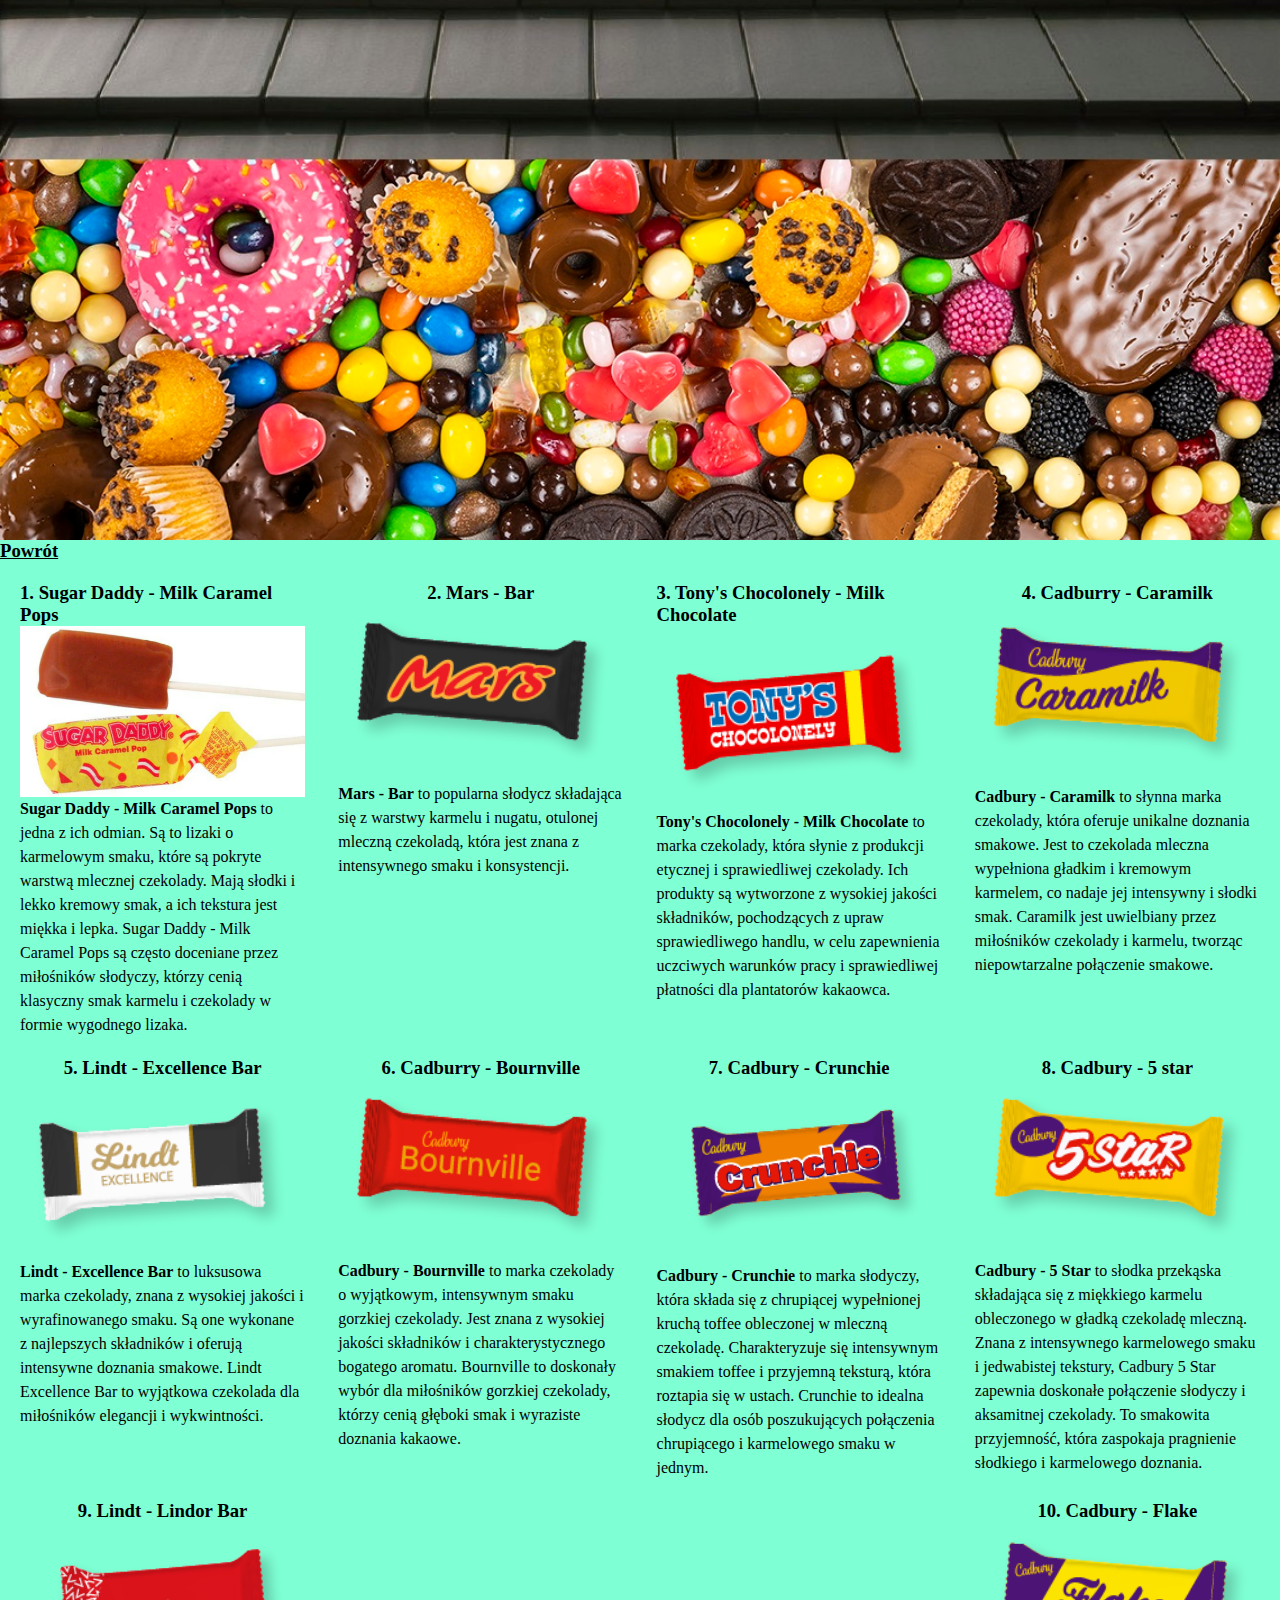
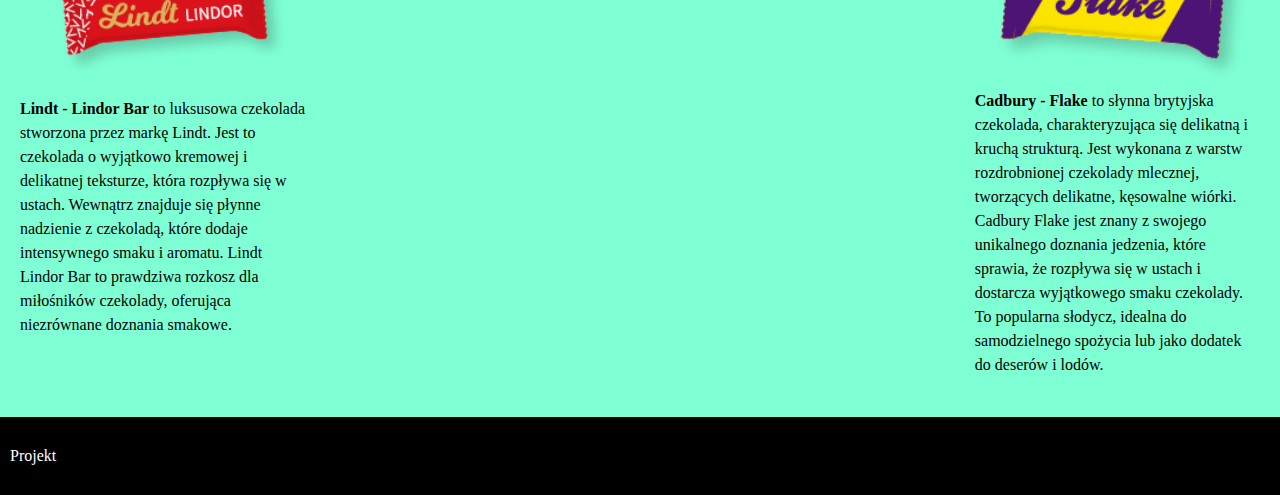
<file: karmel.html>
<!DOCTYPE html>
<html lang="pl">

<head>

    <meta charset="UTF-8">
    <meta http-equiv="X-UA-Compatible" content="IE=edge">
    <meta name="viewport" content="width=device-width, initial-scale=1.0">
    <title>Najpopularniejsze słodycze świata</title>
    <meta name="theme-color" conten="#d792d9">

    <!-- style css-->
    <link rel="stylesheet" href="style.css">

    <!-- plik manifest-->
    <link rel="manifest" href="manifest.json">

</head>

<body>

    <header class="flex_column_container">
    </header>

    <main id="main">
        <div class = "stylish-block_HM"><a href="index.html" style="color: inherit;"><h3>Powrót</h3></div></a>
        <section class="flex_column_container">
            <div class="all_places">

                <div class="single_place flex_column_container">
                    <div class="stylish-block"><h3>1. Sugar Daddy - Milk Caramel Pops </h3></div>
                    <img src="img/sugar-daddy-milk-caramel.webp">
                    <p><b>Sugar Daddy - Milk Caramel Pops</b> to jedna z ich odmian. Są to lizaki o karmelowym smaku, które są pokryte warstwą mlecznej czekolady.
                         Mają słodki i lekko kremowy smak, a ich tekstura jest miękka i lepka. Sugar Daddy - Milk Caramel Pops są często doceniane przez miłośników słodyczy,
                          którzy cenią klasyczny smak karmelu i czekolady w formie wygodnego lizaka.
                    </p>
                </div>

                <div class="single_place flex_column_container">
                    <div class="stylish-block"><h3>2. Mars - Bar</h3></div>
                    <img src="img/mars.png">
                    <p><b>Mars - Bar</b> to popularna słodycz składająca się z warstwy karmelu i nugatu, 
                        otulonej mleczną czekoladą, która jest znana z intensywnego smaku i konsystencji.</p>
                </div>

                <div class="single_place flex_column_container">
                    <div class="stylish-block"><h3>3. Tony's Chocolonely - Milk Chocolate</h3></div>
                    <img src="img/tonys-chocolonely.png">
                    <p><b>Tony's Chocolonely - Milk Chocolate</b> to marka czekolady, która słynie z produkcji etycznej i sprawiedliwej czekolady.
                     Ich produkty są wytworzone z wysokiej jakości składników, pochodzących z upraw sprawiedliwego handlu,
                      w celu zapewnienia uczciwych warunków pracy i sprawiedliwej płatności dla plantatorów kakaowca. </p>
                </div>

                <div class="single_place flex_column_container">
                    <div class="stylish-block"><h3>4. Cadburry - Caramilk </h3></div>
                <img src="img/cadbury-caramilk.png">
                <p><b>Cadbury - Caramilk</b> to słynna marka czekolady, która oferuje unikalne doznania smakowe.
                     Jest to czekolada mleczna wypełniona gładkim i kremowym karmelem, co nadaje jej intensywny i słodki smak. 
                     Caramilk jest uwielbiany przez miłośników czekolady i karmelu, tworząc niepowtarzalne połączenie smakowe. </p>
                </div>

                <div class="single_place flex_column_container">
                    <div class="stylish-block"><h3>5. Lindt - Excellence Bar </h3></div>
                    <img src="img/lindt-excellence.png">
                    <p><b>Lindt - Excellence Bar</b> to luksusowa marka czekolady, znana z wysokiej jakości i wyrafinowanego smaku. 
                        Są one wykonane z najlepszych składników i oferują intensywne doznania smakowe.
                         Lindt Excellence Bar to wyjątkowa czekolada dla miłośników elegancji i wykwintności. </p>
                </div>

                <div class="single_place flex_column_container">
                    <div class="stylish-block"><h3>6. Cadburry - Bournville </h3></div>
                    <img src="img/cadbury-bournville.png">
                    <p><b>Cadbury - Bournville</b> to marka czekolady o wyjątkowym, intensywnym smaku gorzkiej czekolady. 
                        Jest znana z wysokiej jakości składników i charakterystycznego bogatego aromatu. 
                        Bournville to doskonały wybór dla miłośników gorzkiej czekolady, którzy cenią głęboki smak i wyraziste doznania kakaowe. </p>
                </div>

                <div class="single_place flex_column_container">
                    <div class="stylish-block"><h3>7. Cadbury - Crunchie </h3></div>
                    <img src="img/cadbury-crunchie.png">
                    <p><b>Cadbury - Crunchie</b> to marka słodyczy, która składa się z chrupiącej wypełnionej kruchą toffee obleczonej w mleczną czekoladę.
                         Charakteryzuje się intensywnym smakiem toffee i przyjemną teksturą, która roztapia się w ustach.
                         Crunchie to idealna słodycz dla osób poszukujących połączenia chrupiącego i karmelowego smaku w jednym.</p>
                </div>

                <div class="single_place flex_column_container">
                    <div class="stylish-block"><h3>8. Cadbury - 5 star </h3></div>
                    <img src="img/cadbury-5-star.png">
                    <p><b>Cadbury - 5 Star</b> to słodka przekąska składająca się z miękkiego karmelu obleczonego w gładką czekoladę mleczną.
                         Znana z intensywnego karmelowego smaku i jedwabistej tekstury, Cadbury 5 Star zapewnia doskonałe połączenie słodyczy i aksamitnej czekolady.
                         To smakowita przyjemność, która zaspokaja pragnienie słodkiego i karmelowego doznania. </p>
                </div>

                <div class="single_place flex_column_container">
                    <div class="stylish-block"><h3>9. Lindt - Lindor Bar</h3></div>
                    <img src="img/lindt-lindor.png">
                    <p><b>Lindt - Lindor Bar</b> to luksusowa czekolada stworzona przez markę Lindt. 
                        Jest to czekolada o wyjątkowo kremowej i delikatnej teksturze, która rozpływa się w ustach. Wewnątrz znajduje się płynne nadzienie z czekoladą,
                         które dodaje intensywnego smaku i aromatu. 
                        Lindt Lindor Bar to prawdziwa rozkosz dla miłośników czekolady, oferująca niezrównane doznania smakowe. </p>
                </div>

                <div class="single_place flex_column_container">
                    <div class="stylish-block"><h3>10. Cadbury - Flake </h3></div>
                    <img src="img/cadbury-flake.png">
                    <p><b>Cadbury - Flake</b> to słynna brytyjska czekolada, charakteryzująca się delikatną i kruchą strukturą.
                         Jest wykonana z warstw rozdrobnionej czekolady mlecznej, tworzących delikatne, kęsowalne wiórki. Cadbury Flake jest znany z swojego unikalnego doznania jedzenia,
                          które sprawia, że rozpływa się w ustach i dostarcza wyjątkowego smaku czekolady.
                         To popularna słodycz, idealna do samodzielnego spożycia lub jako dodatek do deserów i lodów. </p>
                </div>
                
            </div>
        </section>
    </main>
      
    <footer>
        <p>Projekt</p>
    </footer>

    <script src="sw.js"></script>

</body>
</html>
</file>
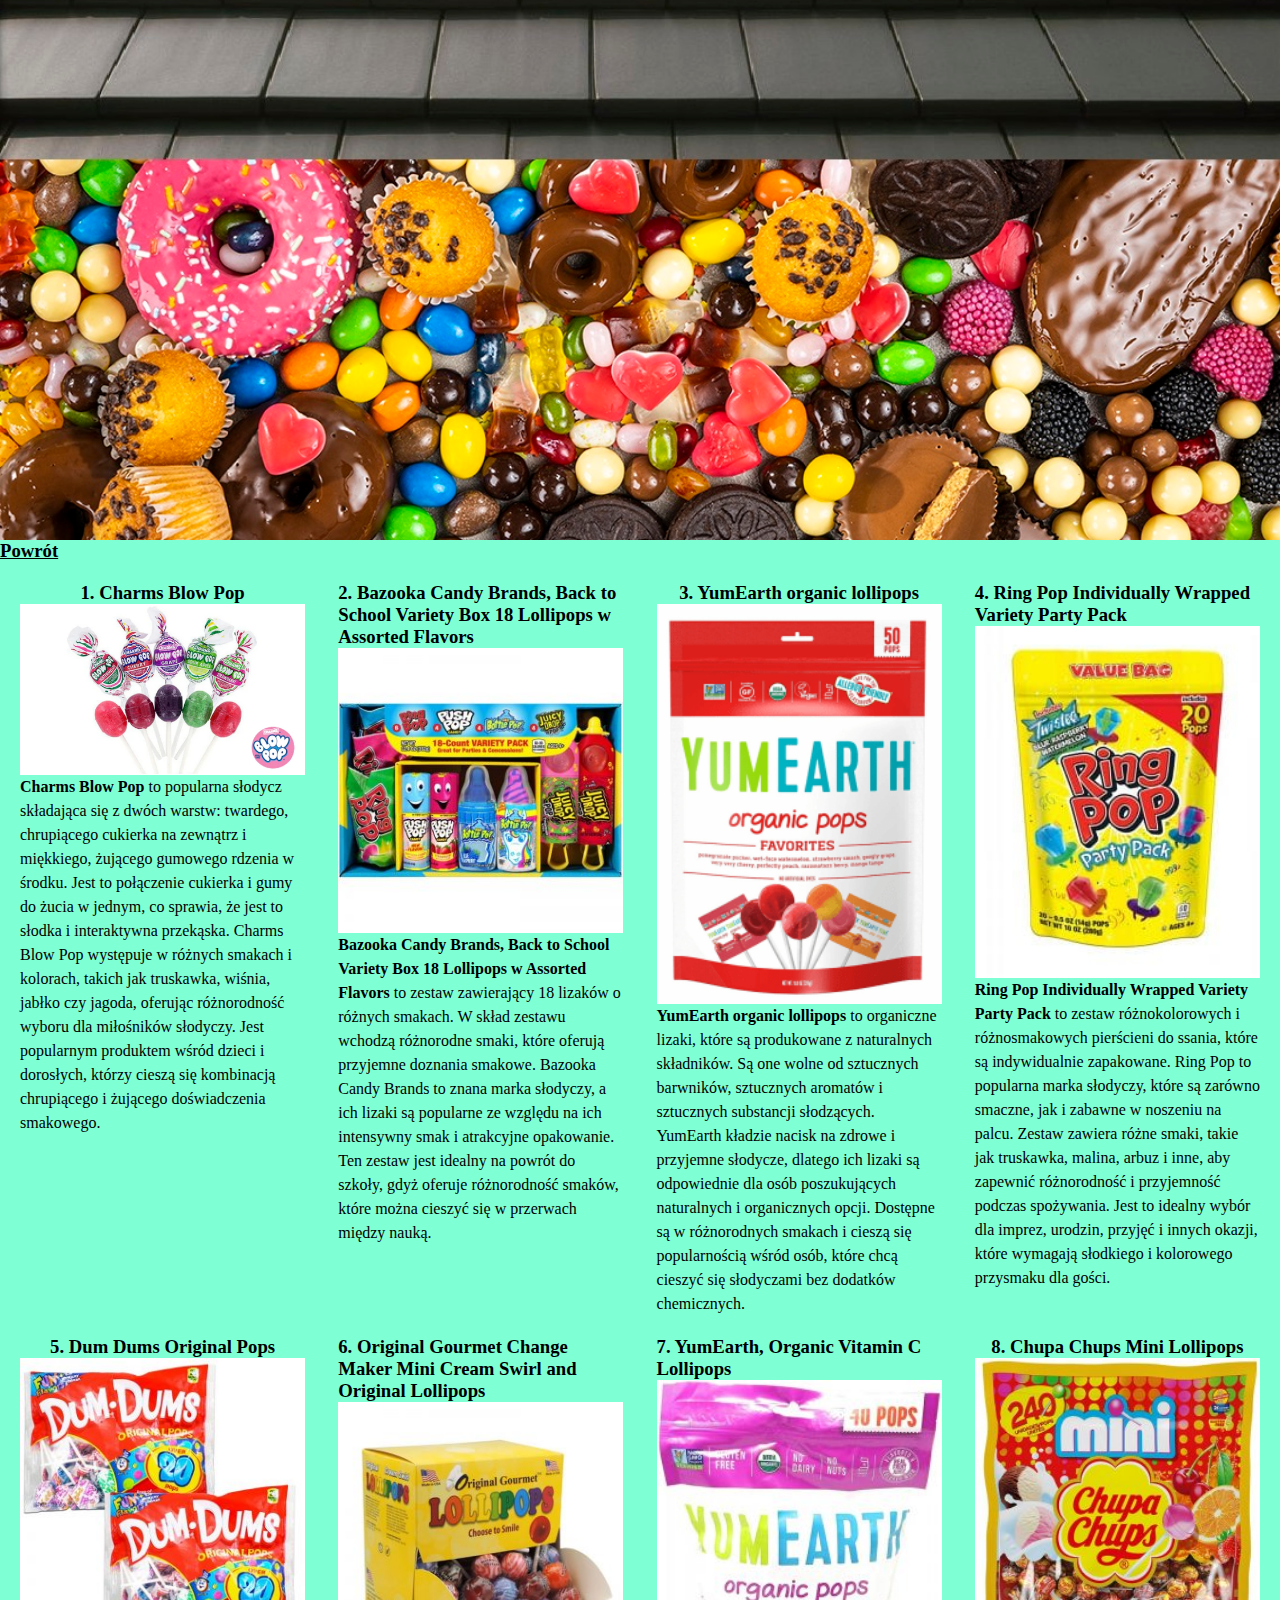
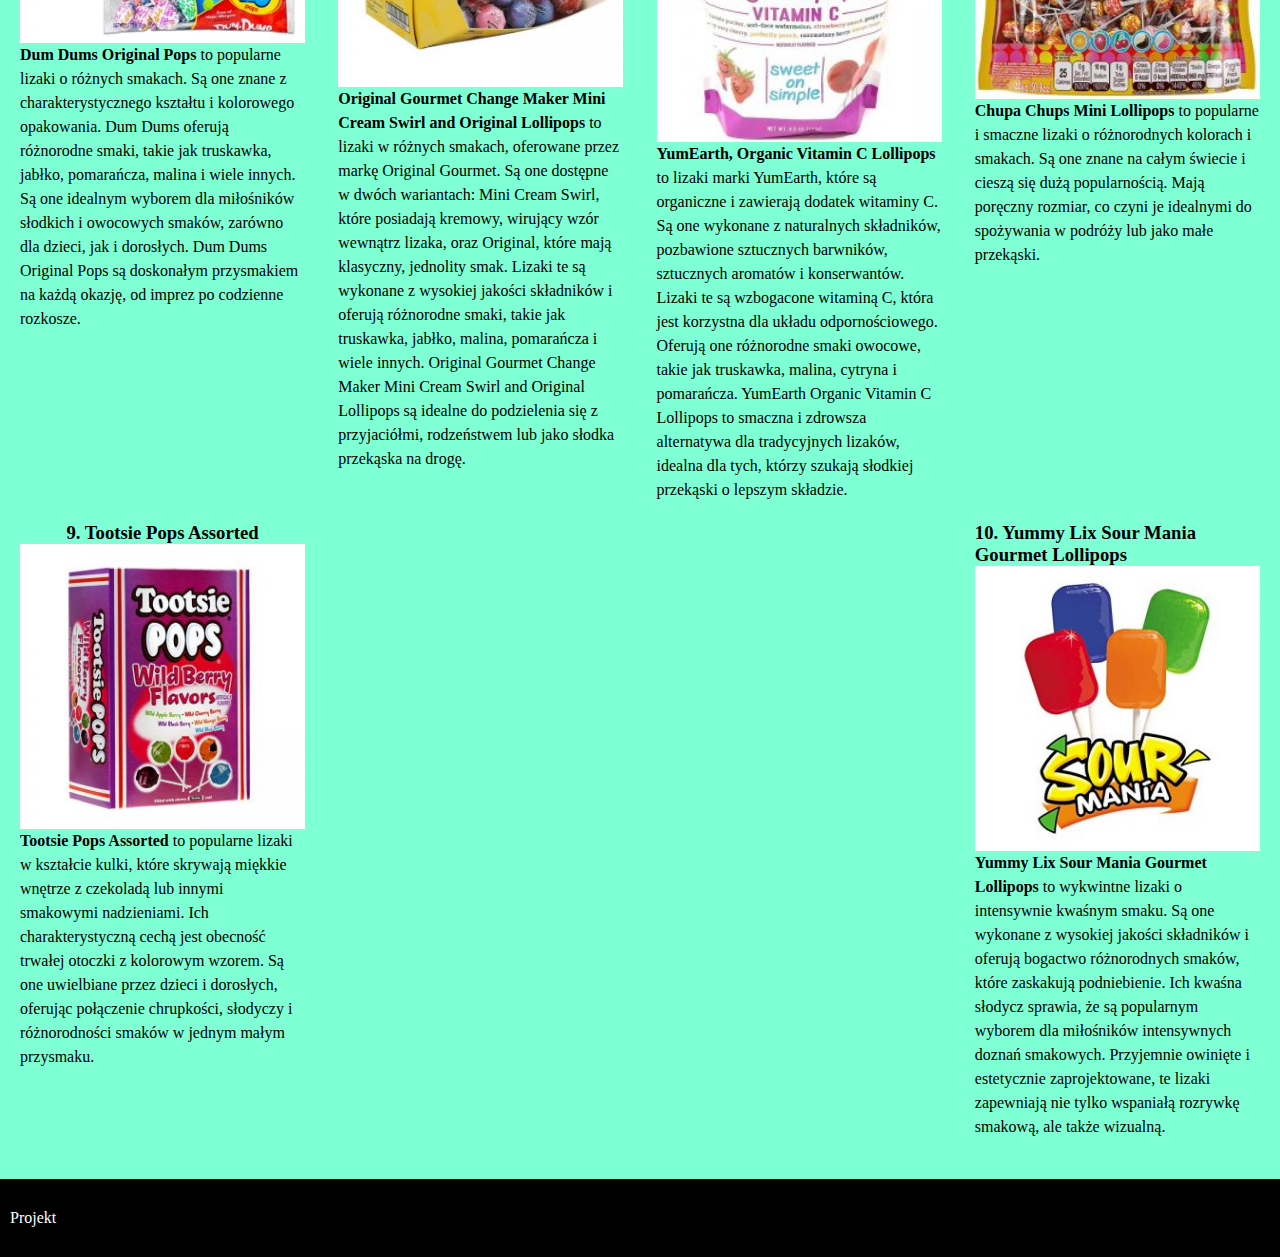
<file: lizaki.html>
<!DOCTYPE html>
<html lang="pl">

<head>

    <meta charset="UTF-8">
    <meta http-equiv="X-UA-Compatible" content="IE=edge">
    <meta name="viewport" content="width=device-width, initial-scale=1.0">
    <title>Najpopularniejsze słodycze świata</title>
    <meta name="theme-color" conten="#d792d9">

    <!-- style css-->
    <link rel="stylesheet" href="style.css">

    <!-- plik manifest-->
    <link rel="manifest" href="manifest.json">

</head>

<body>

    <header class="flex_column_container">
    </header>

    <main id="main">
        <div class = "stylish-block_HM"><a href="index.html" style="color: inherit;"><h3>Powrót</h3></div></a>
        <section class="flex_column_container">
            <div class="all_places">

                <div class="single_place flex_column_container">
                    <div class="stylish-block"><h3>1. Charms Blow Pop</h3></div>
                    <img src="img/Charms Blow Pop.webp">
                    <p><b>Charms Blow Pop</b>  to popularna słodycz składająca się z dwóch warstw: twardego, chrupiącego cukierka na zewnątrz i miękkiego, żującego gumowego rdzenia w środku.
                         Jest to połączenie cukierka i gumy do żucia w jednym, co sprawia, że jest to słodka i interaktywna przekąska.
                          Charms Blow Pop występuje w różnych smakach i kolorach, takich jak truskawka, wiśnia, jabłko czy jagoda, oferując różnorodność wyboru dla miłośników słodyczy.
                         Jest popularnym produktem wśród dzieci i dorosłych, którzy cieszą się kombinacją chrupiącego i żującego doświadczenia smakowego.
                    </p>
                </div>

                <div class="single_place flex_column_container">
                    <div class="stylish-block"><h3>2. Bazooka Candy Brands, Back to School Variety Box 18 Lollipops w Assorted Flavors</h3></div>
                    <img src="img/Bazooka Candy Brands, Back to School Variety Box 18 Lollipops w Assorted Flavors.jpg">
                    <p><b>Bazooka Candy Brands, Back to School Variety Box 18 Lollipops w Assorted Flavors</b>  to zestaw zawierający 18 lizaków o różnych smakach.
                         W skład zestawu wchodzą różnorodne smaki, które oferują przyjemne doznania smakowe.
                         Bazooka Candy Brands to znana marka słodyczy, a ich lizaki są popularne ze względu na ich intensywny smak i atrakcyjne opakowanie. 
                        Ten zestaw jest idealny na powrót do szkoły, gdyż oferuje różnorodność smaków, które można cieszyć się w przerwach między nauką.</p>
                </div>

                <div class="single_place flex_column_container">
                    <div class="stylish-block"><h3>3. YumEarth organic lollipops</h3></div>
                    <img src="img/YumEarth organic lollipops.png">
                    <p><b>YumEarth organic lollipops</b> to organiczne lizaki, które są produkowane z naturalnych składników.
                         Są one wolne od sztucznych barwników, sztucznych aromatów i sztucznych substancji słodzących. 
                         YumEarth kładzie nacisk na zdrowe i przyjemne słodycze, dlatego ich lizaki są odpowiednie dla osób poszukujących naturalnych i organicznych opcji.
                         Dostępne są w różnorodnych smakach i cieszą się popularnością wśród osób, które chcą cieszyć się słodyczami bez dodatków chemicznych.</p>
                </div>

                <div class="single_place flex_column_container">
                    <div class="stylish-block"><h3>4. Ring Pop Individually Wrapped Variety Party Pack </h3></div>
                <img src="img/Ring Pop Individually Wrapped Variety Party Pack.jpg">
                <p><b>Ring Pop Individually Wrapped Variety Party Pack</b> to zestaw różnokolorowych i różnosmakowych pierścieni do ssania, które są indywidualnie zapakowane.
                     Ring Pop to popularna marka słodyczy, które są zarówno smaczne, jak i zabawne w noszeniu na palcu. 
                     Zestaw zawiera różne smaki, takie jak truskawka, malina, arbuz i inne, aby zapewnić różnorodność i przyjemność podczas spożywania.
                     Jest to idealny wybór dla imprez, urodzin, przyjęć i innych okazji, które wymagają słodkiego i kolorowego przysmaku dla gości. </p>
                </div>

                <div class="single_place flex_column_container">
                    <div class="stylish-block"><h3>5. Dum Dums Original Pops </h3></div>
                    <img src="img/Dum Dums Original Pops.jpg">
                    <p><b>Dum Dums Original Pops</b> to popularne lizaki o różnych smakach.
                         Są one znane z charakterystycznego kształtu i kolorowego opakowania.
                          Dum Dums oferują różnorodne smaki, takie jak truskawka, jabłko, pomarańcza, malina i wiele innych. 
                          Są one idealnym wyborem dla miłośników słodkich i owocowych smaków, zarówno dla dzieci, jak i dorosłych.
                         Dum Dums Original Pops są doskonałym przysmakiem na każdą okazję, od imprez po codzienne rozkosze. </p>
                </div>

                <div class="single_place flex_column_container">
                    <div class="stylish-block"><h3>6. Original Gourmet Change Maker Mini Cream Swirl and Original Lollipops </h3></div>
                    <img src="img/Original Gourmet Change Maker Mini Cream Swirl and Original Lollipops.jpg">
                    <p><b>Original Gourmet Change Maker Mini Cream Swirl and Original Lollipops</b> to lizaki w różnych smakach, oferowane przez markę Original Gourmet.
                         Są one dostępne w dwóch wariantach: Mini Cream Swirl, które posiadają kremowy, wirujący wzór wewnątrz lizaka, oraz Original, które mają klasyczny, jednolity smak. 
                         Lizaki te są wykonane z wysokiej jakości składników i oferują różnorodne smaki, takie jak truskawka, jabłko, malina, pomarańcza i wiele innych. 
                        Original Gourmet Change Maker Mini Cream Swirl and Original Lollipops są idealne do podzielenia się z przyjaciółmi, rodzeństwem lub jako słodka przekąska na drogę.</p>
                </div>

                <div class="single_place flex_column_container">
                    <div class="stylish-block"><h3>7. YumEarth, Organic Vitamin C Lollipops </h3></div>
                    <img src="img/YumEarth, Organic Vitamin C Lollipops.jpg">
                    <p><b>YumEarth, Organic Vitamin C Lollipops</b> to lizaki marki YumEarth, które są organiczne i zawierają dodatek witaminy C. 
                        Są one wykonane z naturalnych składników, pozbawione sztucznych barwników, sztucznych aromatów i konserwantów.
                         Lizaki te są wzbogacone witaminą C, która jest korzystna dla układu odpornościowego. Oferują one różnorodne smaki owocowe, takie jak truskawka, malina, cytryna i pomarańcza. 
                        YumEarth Organic Vitamin C Lollipops to smaczna i zdrowsza alternatywa dla tradycyjnych lizaków, idealna dla tych, którzy szukają słodkiej przekąski o lepszym składzie.</p>
                </div>

                <div class="single_place flex_column_container">
                    <div class="stylish-block"><h3>8. Chupa Chups Mini Lollipops </h3></div>
                    <img src="img/Chupa Chups Mini Lollipops.jpg">
                    <p><b>Chupa Chups Mini Lollipops</b> to popularne i smaczne lizaki o różnorodnych kolorach i smakach. 
                        Są one znane na całym świecie i cieszą się dużą popularnością. 
                        Mają poręczny rozmiar, co czyni je idealnymi do spożywania w podróży lub jako małe przekąski. </p>
                </div>

                <div class="single_place flex_column_container">
                    <div class="stylish-block"><h3>9. Tootsie Pops Assorted </h3></div>
                    <img src="img/Tootsie Pops Assorted.jpg">
                    <p><b>Tootsie Pops Assorted </b> to popularne lizaki w kształcie kulki, które skrywają miękkie wnętrze z czekoladą lub innymi smakowymi nadzieniami.
                         Ich charakterystyczną cechą jest obecność trwałej otoczki z kolorowym wzorem.
                         Są one uwielbiane przez dzieci i dorosłych, oferując połączenie chrupkości, słodyczy i różnorodności smaków w jednym małym przysmaku. </p>
                </div>

                <div class="single_place flex_column_container">
                    <div class="stylish-block"><h3>10. Yummy Lix Sour Mania Gourmet Lollipops </h3></div>
                    <img src="img/Yummy Lix Sour Mania Gourmet Lollipops.jpg">
                    <p><b>Yummy Lix Sour Mania Gourmet Lollipops</b> to wykwintne lizaki o intensywnie kwaśnym smaku. 
                        Są one wykonane z wysokiej jakości składników i oferują bogactwo różnorodnych smaków, które zaskakują podniebienie. 
                        Ich kwaśna słodycz sprawia, że są popularnym wyborem dla miłośników intensywnych doznań smakowych.
                         Przyjemnie owinięte i estetycznie zaprojektowane, te lizaki zapewniają nie tylko wspaniałą rozrywkę smakową, ale także wizualną. </p>
                </div>

            </div>
        </section>
    </main>
      
    <footer>
        <p>Projekt</p>
    </footer>

    <script src="sw.js"></script>

</body>
</html>
</file>
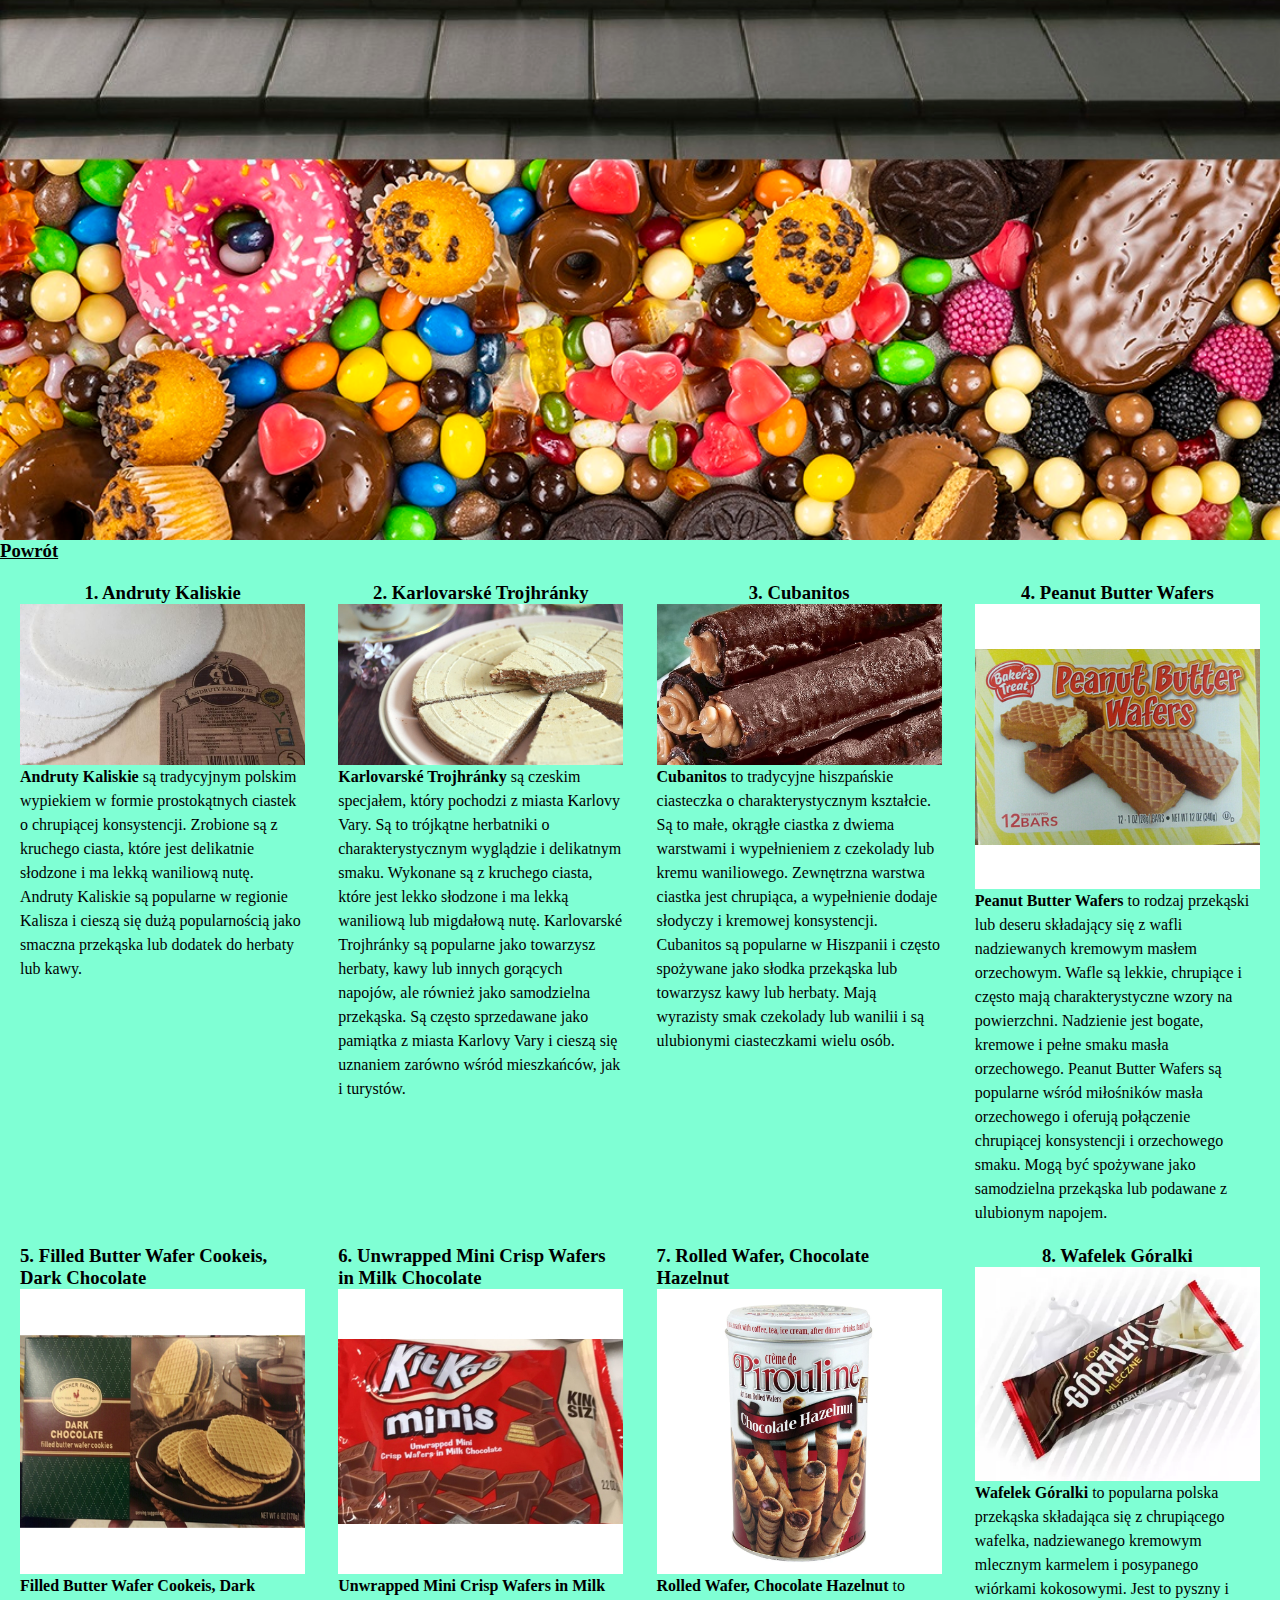
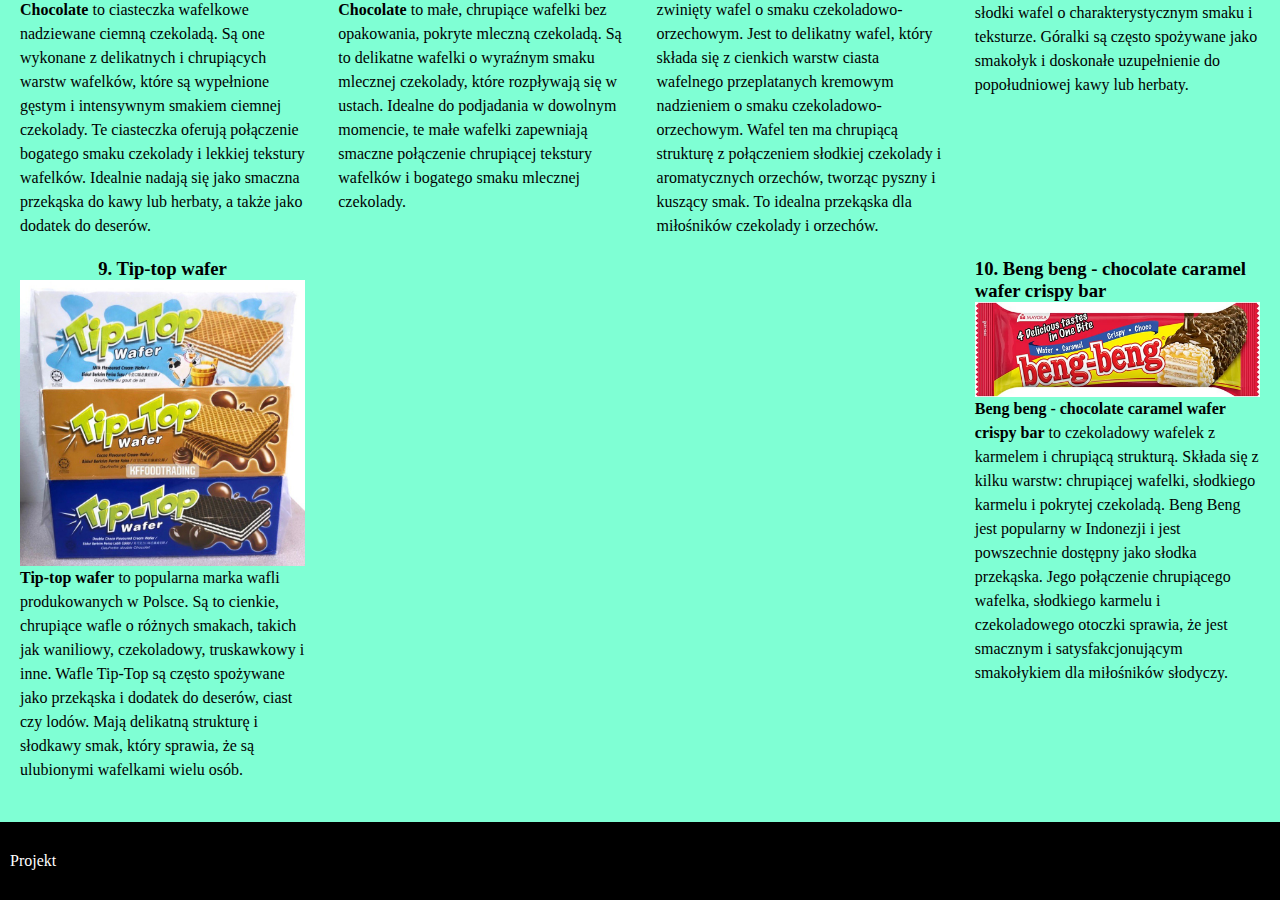
<file: wafle.html>
<!DOCTYPE html>
<html lang="pl">

<head>

    <meta charset="UTF-8">
    <meta http-equiv="X-UA-Compatible" content="IE=edge">
    <meta name="viewport" content="width=device-width, initial-scale=1.0">
    <title>Najpopularniejsze słodycze świata</title>
    <meta name="theme-color" conten="#d792d9">

    <!-- style css-->
    <link rel="stylesheet" href="style.css">

    <!-- plik manifest-->
    <link rel="manifest" href="manifest.json">

</head>

<body>

    <header class="flex_column_container">
    </header>

    <main id="main">
        <div class = "stylish-block_HM"><a href="index.html" style="color: inherit;"><h3>Powrót</h3></div></a>
        <section class="flex_column_container">
            <div class="all_places">

                <div class="single_place flex_column_container">
                    <div class="stylish-block"><h3>1. Andruty Kaliskie </h3></div>
                    <img src="img/Andruty Kaliskie.jpg">
                    <p><b>Andruty Kaliskie</b> są tradycyjnym polskim wypiekiem w formie prostokątnych ciastek o chrupiącej konsystencji. 
                        Zrobione są z kruchego ciasta, które jest delikatnie słodzone i ma lekką waniliową nutę.
                         Andruty Kaliskie są popularne w regionie Kalisza i cieszą się dużą popularnością jako smaczna przekąska lub dodatek do herbaty lub kawy.
                    </p>
                </div>

                <div class="single_place flex_column_container">
                    <div class="stylish-block"><h3>2. Karlovarské Trojhránky</h3></div>
                    <img src="img/Karlovarské Trojhránky.jpg">
                    <p><b>Karlovarské Trojhránky</b> są czeskim specjałem, który pochodzi z miasta Karlovy Vary. 
                        Są to trójkątne herbatniki o charakterystycznym wyglądzie i delikatnym smaku. Wykonane są z kruchego ciasta, które jest lekko słodzone i ma lekką waniliową lub migdałową nutę.
                         Karlovarské Trojhránky są popularne jako towarzysz herbaty, kawy lub innych gorących napojów, ale również jako samodzielna przekąska. 
                        Są często sprzedawane jako pamiątka z miasta Karlovy Vary i cieszą się uznaniem zarówno wśród mieszkańców, jak i turystów.</p>
                </div>

                <div class="single_place flex_column_container">
                    <div class="stylish-block"><h3>3. Cubanitos</h3></div>
                    <img src="img/Cubanitos.jpg">
                    <p><b>Cubanitos</b> to tradycyjne hiszpańskie ciasteczka o charakterystycznym kształcie.
                         Są to małe, okrągłe ciastka z dwiema warstwami i wypełnieniem z czekolady lub kremu waniliowego.
                          Zewnętrzna warstwa ciastka jest chrupiąca, a wypełnienie dodaje słodyczy i kremowej konsystencji.
                           Cubanitos są popularne w Hiszpanii i często spożywane jako słodka przekąska lub towarzysz kawy lub herbaty.
                         Mają wyrazisty smak czekolady lub wanilii i są ulubionymi ciasteczkami wielu osób. </p>
                </div>

                <div class="single_place flex_column_container">
                    <div class="stylish-block"><h3>4. Peanut Butter Wafers </h3></div>
                <img src="img/Peanut Butter Wafers.jpeg">
                <p><b>Peanut Butter Wafers</b> to rodzaj przekąski lub deseru składający się z wafli nadziewanych kremowym masłem orzechowym. 
                    Wafle są lekkie, chrupiące i często mają charakterystyczne wzory na powierzchni. Nadzienie jest bogate, kremowe i pełne smaku masła orzechowego. 
                    Peanut Butter Wafers są popularne wśród miłośników masła orzechowego i oferują połączenie chrupiącej konsystencji i orzechowego smaku. 
                    Mogą być spożywane jako samodzielna przekąska lub podawane z ulubionym napojem. </p>
                </div>

                <div class="single_place flex_column_container">
                    <div class="stylish-block"><h3>5. Filled Butter Wafer Cookeis, Dark Chocolate </h3></div>
                    <img src="img/Filled Butter Wafer Cookeis, Dark Chocolate.jpeg">
                    <p><b>Filled Butter Wafer Cookeis, Dark Chocolate</b>  to ciasteczka wafelkowe nadziewane ciemną czekoladą. 
                        Są one wykonane z delikatnych i chrupiących warstw wafelków, które są wypełnione gęstym i intensywnym smakiem ciemnej czekolady. 
                        Te ciasteczka oferują połączenie bogatego smaku czekolady i lekkiej tekstury wafelków.
                         Idealnie nadają się jako smaczna przekąska do kawy lub herbaty, a także jako dodatek do deserów.</p>
                </div>

                <div class="single_place flex_column_container">
                    <div class="stylish-block"><h3>6. Unwrapped Mini Crisp Wafers in Milk Chocolate </h3></div>
                    <img src="img/Unwrapped Mini Crisp Wafers in Milk Chocolate.jpeg">
                    <p><b>Unwrapped Mini Crisp Wafers in Milk Chocolate</b> to małe, chrupiące wafelki bez opakowania, pokryte mleczną czekoladą.
                         Są to delikatne wafelki o wyraźnym smaku mlecznej czekolady, które rozpływają się w ustach. 
                        Idealne do podjadania w dowolnym momencie, te małe wafelki zapewniają smaczne połączenie chrupiącej tekstury wafelków i bogatego smaku mlecznej czekolady. </p>
                </div>

                <div class="single_place flex_column_container">
                    <div class="stylish-block"><h3>7. Rolled Wafer, Chocolate Hazelnut </h3></div>
                    <img src="img/Rolled Wafer, Chocolate Hazelnut.webp">
                    <p><b>Rolled Wafer, Chocolate Hazelnut</b> to zwinięty wafel o smaku czekoladowo-orzechowym. 
                        Jest to delikatny wafel, który składa się z cienkich warstw ciasta wafelnego przeplatanych kremowym nadzieniem o smaku czekoladowo-orzechowym.
                         Wafel ten ma chrupiącą strukturę z połączeniem słodkiej czekolady i aromatycznych orzechów, tworząc pyszny i kuszący smak. 
                        To idealna przekąska dla miłośników czekolady i orzechów.</p>
                </div>

                <div class="single_place flex_column_container">
                    <div class="stylish-block"><h3>8. Wafelek Góralki</h3></div>
                    <img src="img/wafelek góralki.webp">
                    <p><b>Wafelek Góralki</b> to popularna polska przekąska składająca się z chrupiącego wafelka, nadziewanego kremowym mlecznym karmelem i posypanego wiórkami kokosowymi.
                         Jest to pyszny i słodki wafel o charakterystycznym smaku i teksturze.
                         Góralki są często spożywane jako smakołyk i doskonałe uzupełnienie do popołudniowej kawy lub herbaty. </p>
                </div>

                <div class="single_place flex_column_container">
                    <div class="stylish-block"><h3>9. Tip-top wafer</h3></div>
                    <img src="img/Tip-top wafer.jpg">
                    <p><b>Tip-top wafer</b> to popularna marka wafli produkowanych w Polsce. Są to cienkie, chrupiące wafle o różnych smakach, takich jak waniliowy, czekoladowy, truskawkowy i inne. 
                        Wafle Tip-Top są często spożywane jako przekąska i dodatek do deserów, ciast czy lodów. 
                        Mają delikatną strukturę i słodkawy smak, który sprawia, że są ulubionymi wafelkami wielu osób. </p>
                </div>

                <div class="single_place flex_column_container">
                    <div class="stylish-block"><h3>10. Beng beng - chocolate caramel wafer crispy bar </h3></div>
                    <img src="img/Beng beng - chocolate caramel wafer crispy bar.jpg">
                    <p><b>Beng beng - chocolate caramel wafer crispy bar</b> to czekoladowy wafelek z karmelem i chrupiącą strukturą. 
                        Składa się z kilku warstw: chrupiącej wafelki, słodkiego karmelu i pokrytej czekoladą. Beng Beng jest popularny w Indonezji i jest powszechnie dostępny jako słodka przekąska. 
                        Jego połączenie chrupiącego wafelka, słodkiego karmelu i czekoladowego otoczki sprawia, że jest smacznym i satysfakcjonującym smakołykiem dla miłośników słodyczy. </p>
                </div>

            </div>
        </section>
    </main>
      
    <footer>
        <p>Projekt</p>
    </footer>

    <script src="sw.js"></script>

</body>
</html>
</file>
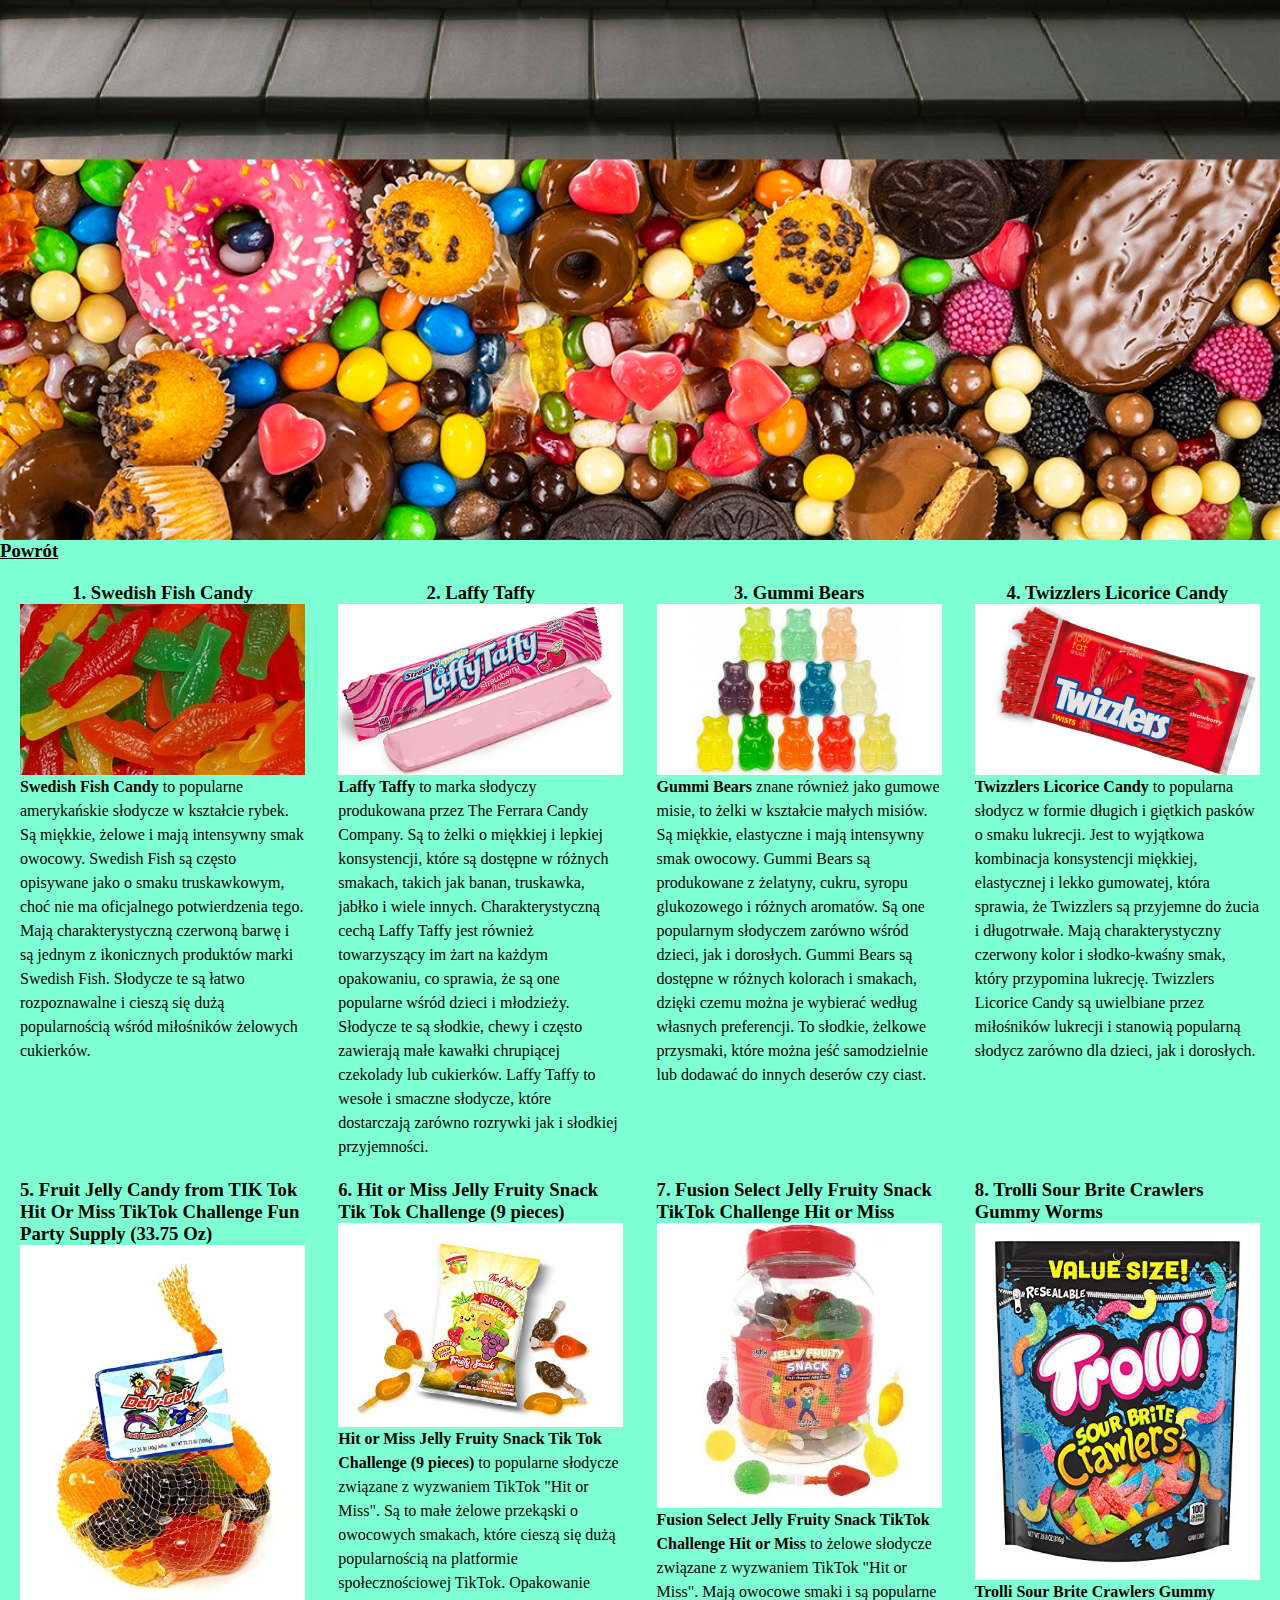
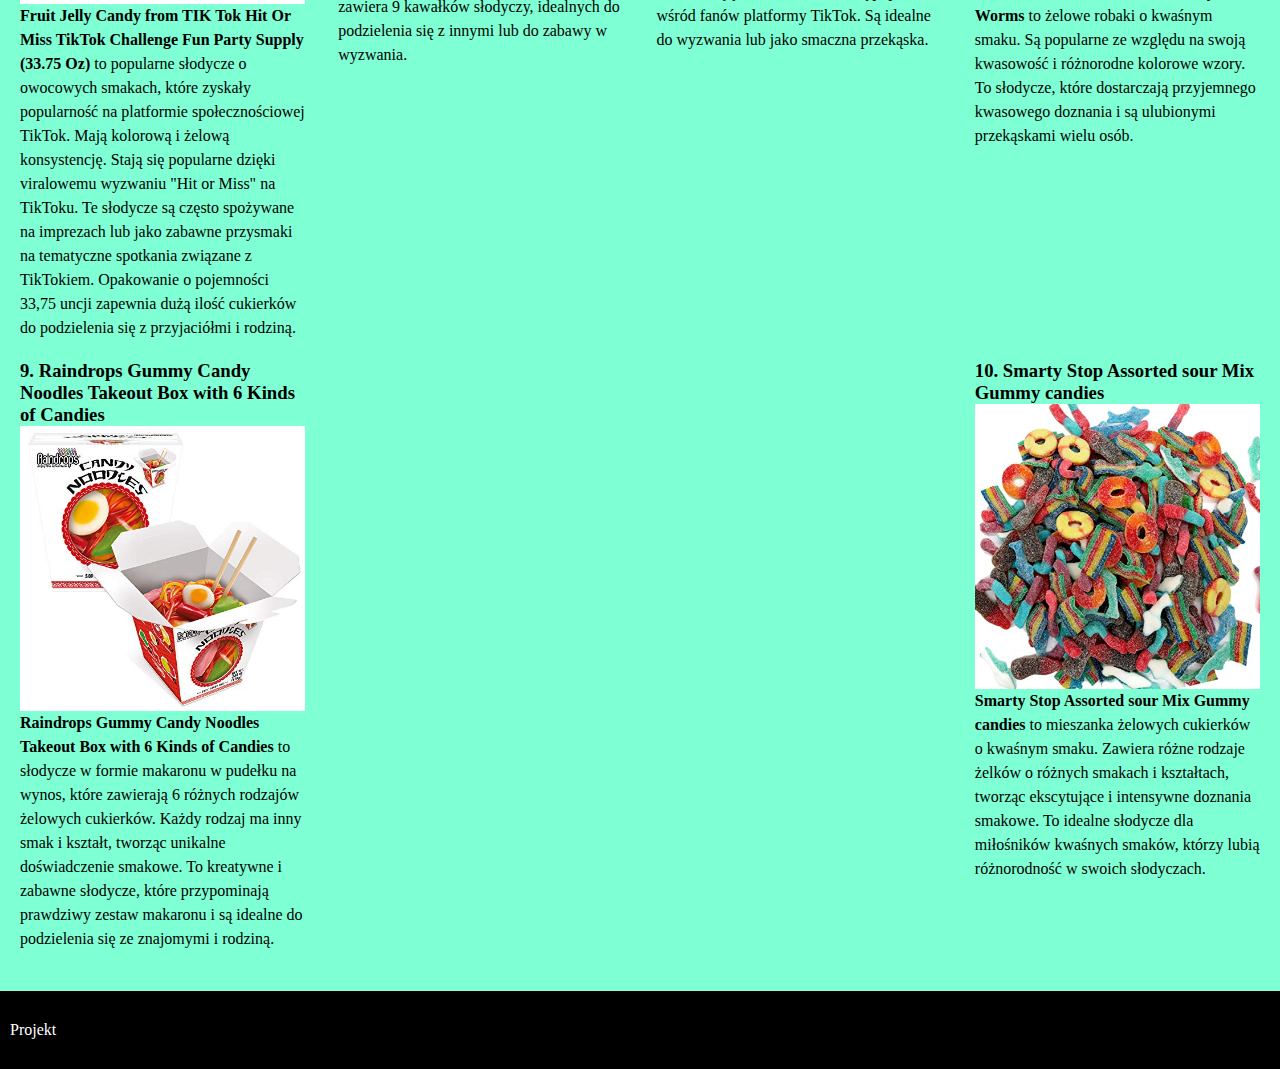
<file: żelki.html>
<!DOCTYPE html>
<html lang="pl">

<head>

    <meta charset="UTF-8">
    <meta http-equiv="X-UA-Compatible" content="IE=edge">
    <meta name="viewport" content="width=device-width, initial-scale=1.0">
    <title>Najpopularniejsze słodycze świata</title>
    <meta name="theme-color" conten="#d792d9">

    <!-- style css-->
    <link rel="stylesheet" href="style.css">

    <!-- plik manifest-->
    <link rel="manifest" href="manifest.json">

</head>

<body>

    <header class="flex_column_container">
    </header>

    <main id="main">
        <div class = "stylish-block_HM"><a href="index.html" style="color: inherit;"><h3>Powrót</h3></div></a>
        <section class="flex_column_container">
            <div class="all_places">

                <div class="single_place flex_column_container">
                    <div class="stylish-block"><h3>1. Swedish Fish Candy </h3></div>
                    <img src="img/Swedish Fish Candy.webp">
                    <p><b>Swedish Fish Candy</b> to popularne amerykańskie słodycze w kształcie rybek. 
                        Są miękkie, żelowe i mają intensywny smak owocowy. Swedish Fish są często opisywane jako o smaku truskawkowym, choć nie ma oficjalnego potwierdzenia tego.
                         Mają charakterystyczną czerwoną barwę i są jednym z ikonicznych produktów marki Swedish Fish. 
                        Słodycze te są łatwo rozpoznawalne i cieszą się dużą popularnością wśród miłośników żelowych cukierków.
                    </p>
                </div>

                <div class="single_place flex_column_container">
                    <div class="stylish-block"><h3>2. Laffy Taffy</h3></div>
                    <img src="img/Laffy Taffy.webp">
                    <p><b>Laffy Taffy</b> to marka słodyczy produkowana przez The Ferrara Candy Company.
                         Są to żelki o miękkiej i lepkiej konsystencji, które są dostępne w różnych smakach, takich jak banan, truskawka, jabłko i wiele innych.
                          Charakterystyczną cechą Laffy Taffy jest również towarzyszący im żart na każdym opakowaniu, co sprawia, że są one popularne wśród dzieci i młodzieży.
                           Słodycze te są słodkie, chewy i często zawierają małe kawałki chrupiącej czekolady lub cukierków. 
                        Laffy Taffy to wesołe i smaczne słodycze, które dostarczają zarówno rozrywki jak i słodkiej przyjemności.</p>
                </div>

                <div class="single_place flex_column_container">
                    <div class="stylish-block"><h3>3. Gummi Bears</h3></div>
                    <img src="img/Gummi Bears.webp">
                    <p><b>Gummi Bears</b>  znane również jako gumowe misie, to żelki w kształcie małych misiów.
                         Są miękkie, elastyczne i mają intensywny smak owocowy.
                          Gummi Bears są produkowane z żelatyny, cukru, syropu glukozowego i różnych aromatów. 
                          Są one popularnym słodyczem zarówno wśród dzieci, jak i dorosłych.
                           Gummi Bears są dostępne w różnych kolorach i smakach, dzięki czemu można je wybierać według własnych preferencji.
                         To słodkie, żelkowe przysmaki, które można jeść samodzielnie lub dodawać do innych deserów czy ciast. </p>
                </div>

                <div class="single_place flex_column_container">
                    <div class="stylish-block"><h3>4. Twizzlers Licorice Candy </h3></div>
                <img src="img/Twizzlers Licorice Candy.webp">
                <p><b>Twizzlers Licorice Candy</b> to popularna słodycz w formie długich i giętkich pasków o smaku lukrecji.
                     Jest to wyjątkowa kombinacja konsystencji miękkiej, elastycznej i lekko gumowatej, która sprawia, że Twizzlers są przyjemne do żucia i długotrwałe.
                      Mają charakterystyczny czerwony kolor i słodko-kwaśny smak, który przypomina lukrecję. 
                    Twizzlers Licorice Candy są uwielbiane przez miłośników lukrecji i stanowią popularną słodycz zarówno dla dzieci, jak i dorosłych.</p>
                </div>

                <div class="single_place flex_column_container">
                    <div class="stylish-block"><h3>5. Fruit Jelly Candy from TIK Tok Hit Or Miss TikTok Challenge Fun Party Supply (33.75 Oz) </h3></div>
                    <img src="img/Fruit Jelly Candy from TIK Tok Hit Or Miss TikTok Challenge Fun Party Supply (33.75 Oz).jpg">
                    <p><b>Fruit Jelly Candy from TIK Tok Hit Or Miss TikTok Challenge Fun Party Supply (33.75 Oz)</b>
                         to popularne słodycze o owocowych smakach, które zyskały popularność na platformie społecznościowej TikTok.
                         Mają kolorową i żelową konsystencję. Stają się popularne dzięki viralowemu wyzwaniu "Hit or Miss" na TikToku.
                         Te słodycze są często spożywane na imprezach lub jako zabawne przysmaki na tematyczne spotkania związane z TikTokiem.
                         Opakowanie o pojemności 33,75 uncji zapewnia dużą ilość cukierków do podzielenia się z przyjaciółmi i rodziną. </p>
                </div>

                <div class="single_place flex_column_container">
                    <div class="stylish-block"><h3>6. Hit or Miss Jelly Fruity Snack Tik Tok Challenge (9 pieces) </h3></div>
                    <img src="img/Hit or Miss Jelly Fruity Snack Tik Tok Challenge (9 pieces).jpg">
                    <p><b>Hit or Miss Jelly Fruity Snack Tik Tok Challenge (9 pieces)</b> to popularne słodycze związane z wyzwaniem TikTok "Hit or Miss". 
                        Są to małe żelowe przekąski o owocowych smakach, które cieszą się dużą popularnością na platformie społecznościowej TikTok.
                         Opakowanie zawiera 9 kawałków słodyczy, idealnych do podzielenia się z innymi lub do zabawy w wyzwania.</p>
                </div>

                <div class="single_place flex_column_container">
                    <div class="stylish-block"><h3>7. Fusion Select Jelly Fruity Snack TikTok Challenge Hit or Miss </h3></div>
                    <img src="img/Fusion Select Jelly Fruity Snack TikTok Challenge Hit or Miss.webp">
                    <p><b>Fusion Select Jelly Fruity Snack TikTok Challenge Hit or Miss</b>  to żelowe słodycze związane z wyzwaniem TikTok "Hit or Miss". 
                        Mają owocowe smaki i są popularne wśród fanów platformy TikTok. Są idealne do wyzwania lub jako smaczna przekąska.</p>
                </div>

                <div class="single_place flex_column_container">
                    <div class="stylish-block"><h3>8. Trolli Sour Brite Crawlers Gummy Worms </h3></div>
                    <img src="img/Trolli Sour Brite Crawlers Gummy Worms.jpg">
                    <p><b>Trolli Sour Brite Crawlers Gummy Worms</b> to żelowe robaki o kwaśnym smaku. Są popularne ze względu na swoją kwasowość i różnorodne kolorowe wzory.
                         To słodycze, które dostarczają przyjemnego kwasowego doznania i są ulubionymi przekąskami wielu osób. </p>
                </div>

                <div class="single_place flex_column_container">
                    <div class="stylish-block"><h3>9. Raindrops Gummy Candy Noodles Takeout Box with 6 Kinds of Candies </h3></div>
                    <img src="img/Raindrops Gummy Candy Noodles Takeout Box with 6 Kinds of Candies.jpg">
                    <p><b>Raindrops Gummy Candy Noodles Takeout Box with 6 Kinds of Candies </b> to słodycze w formie makaronu w pudełku na wynos, które zawierają 6 różnych rodzajów żelowych cukierków.
                         Każdy rodzaj ma inny smak i kształt, tworząc unikalne doświadczenie smakowe.
                         To kreatywne i zabawne słodycze, które przypominają prawdziwy zestaw makaronu i są idealne do podzielenia się ze znajomymi i rodziną. </p>
                </div>

                <div class="single_place flex_column_container">
                    <div class="stylish-block"><h3>10. Smarty Stop Assorted sour Mix Gummy candies </h3></div>
                    <img src="img/Smarty Stop Assorted sour Mix Gummy candies.jpg">
                    <p><b>Smarty Stop Assorted sour Mix Gummy candies</b>  to mieszanka żelowych cukierków o kwaśnym smaku. 
                        Zawiera różne rodzaje żelków o różnych smakach i kształtach, tworząc ekscytujące i intensywne doznania smakowe. 
                        To idealne słodycze dla miłośników kwaśnych smaków, którzy lubią różnorodność w swoich słodyczach.</p>
                </div>

            </div>
        </section>
    </main>
      
    <footer>
        <p>Projekt</p>
    </footer>

    <script src="sw.js"></script>

</body>
</html>
</file>
<file: style.css>
* {
    margin: 0;
    padding: 0;
    box-sizing: border-box;
}

html {
    scroll-behavior: smooth;
}

.flex_column_container {
    display: flex;
    flex-direction: column;
    justify-content: space-between;
    align-items: center;
}

.text_container {
    flex: 1;
    text-align: center;
  }
  
header {
    width: 100%;
    height: 60vh;
    padding: 20px;
    background-image: url('./img/sweetsword.jpg');
    background-position: center;
    background-repeat: no-repeat;
    background-size: cover;
}

header a {
    color: white;
    background-color: darkblue;
    text-decoration: none;
    padding: 10px 20px;
    border-radius: 10px;
}
main {
    background-color: aquamarine;
}
  
.button-container {
    display: flex;
    flex-direction: column;
    align-items: center;
    margin-bottom: 10px;
  }
  
  .nice-button {
    margin: 10px 10px; /* odległość między przyciskami w dół */
    height: 50px;
    width: 150px;
    box-sizing: border-box;
    padding: 12px 24px; /* wewnętrzny margines */
    font-size: 16px;
    font-weight: bold;
    text-align: center;
    text-decoration: none;
    background-color: #4CAF50;
    color: #ffffff;
    border: none;
    border-radius: 10px;
    cursor: pointer;
    transition: background-color 0.3s;
  }
  


section {
    padding: 20px;
}

.single_place {
    margin-bottom: 20px;
}

.single_place p {
    line-height: 1.5;
}

.single_place img {
    width: 100%;
    height: auto;
}

footer {
    background-color: black;
    color: white;
    padding: 30px 10px;
}

@media screen and (min-width: 768px) {
    .all_places {
        display: flex;
        flex-direction: row;
        flex-wrap: wrap;
        justify-content: space-between;
    }

    .single_place {
        flex-basis: 48%;
    }

    .flex_column_container {
        justify-content: flex-start;
    }
}

@media screen and (min-width: 1200px) {
    .single_place {
        flex-basis: 23%;
    }
}
</file>
